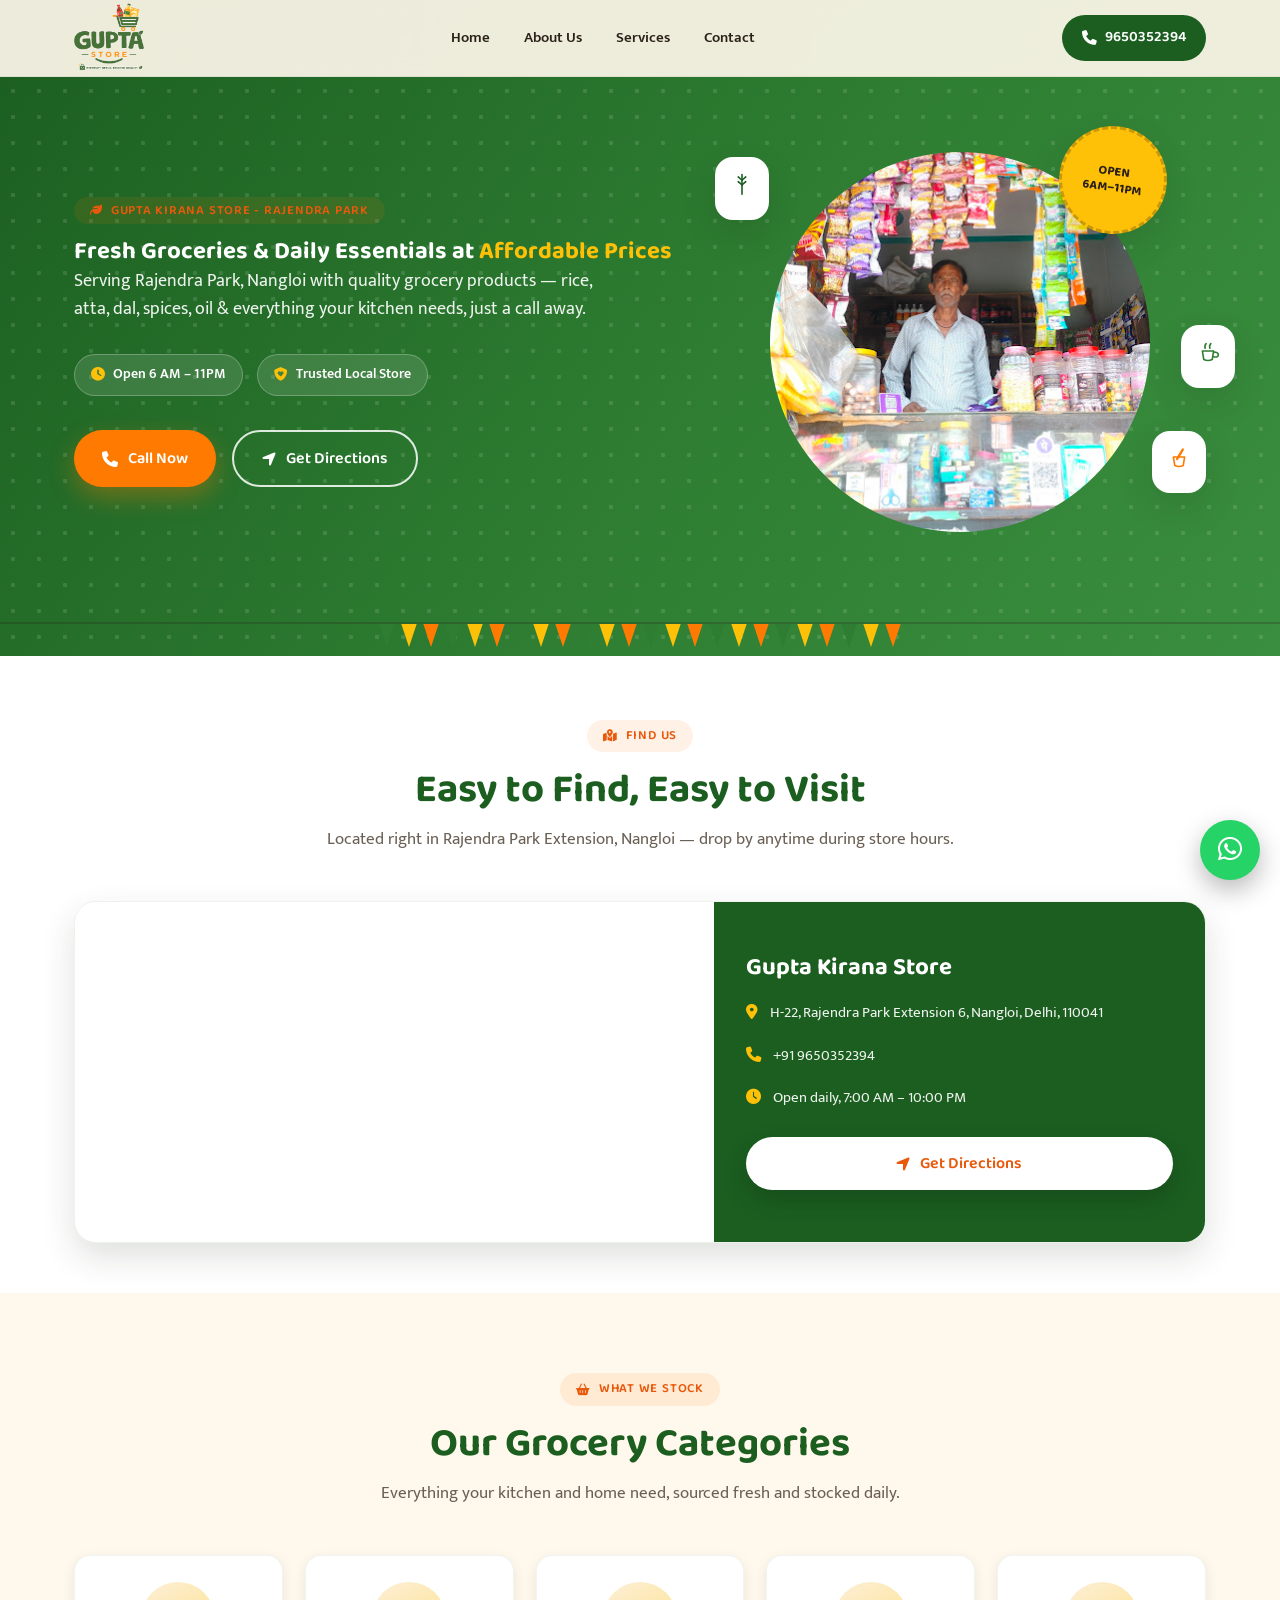
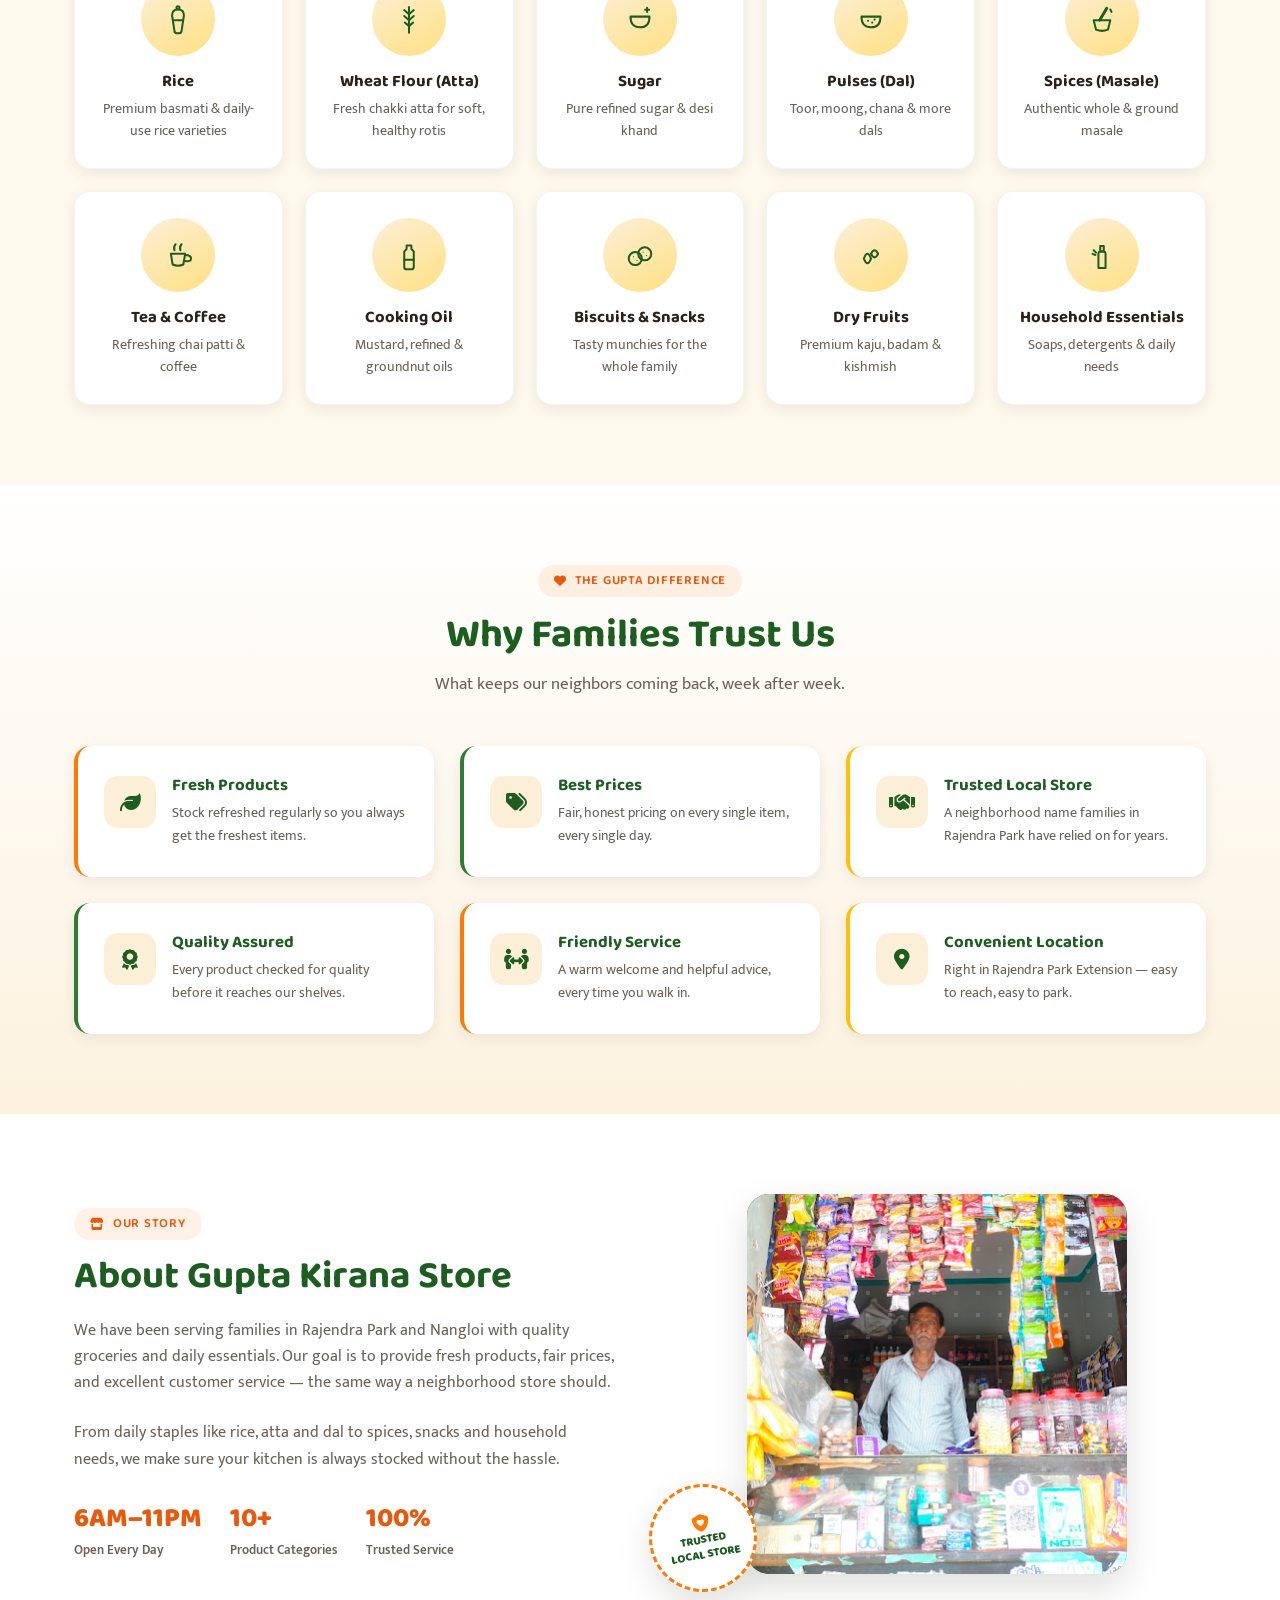
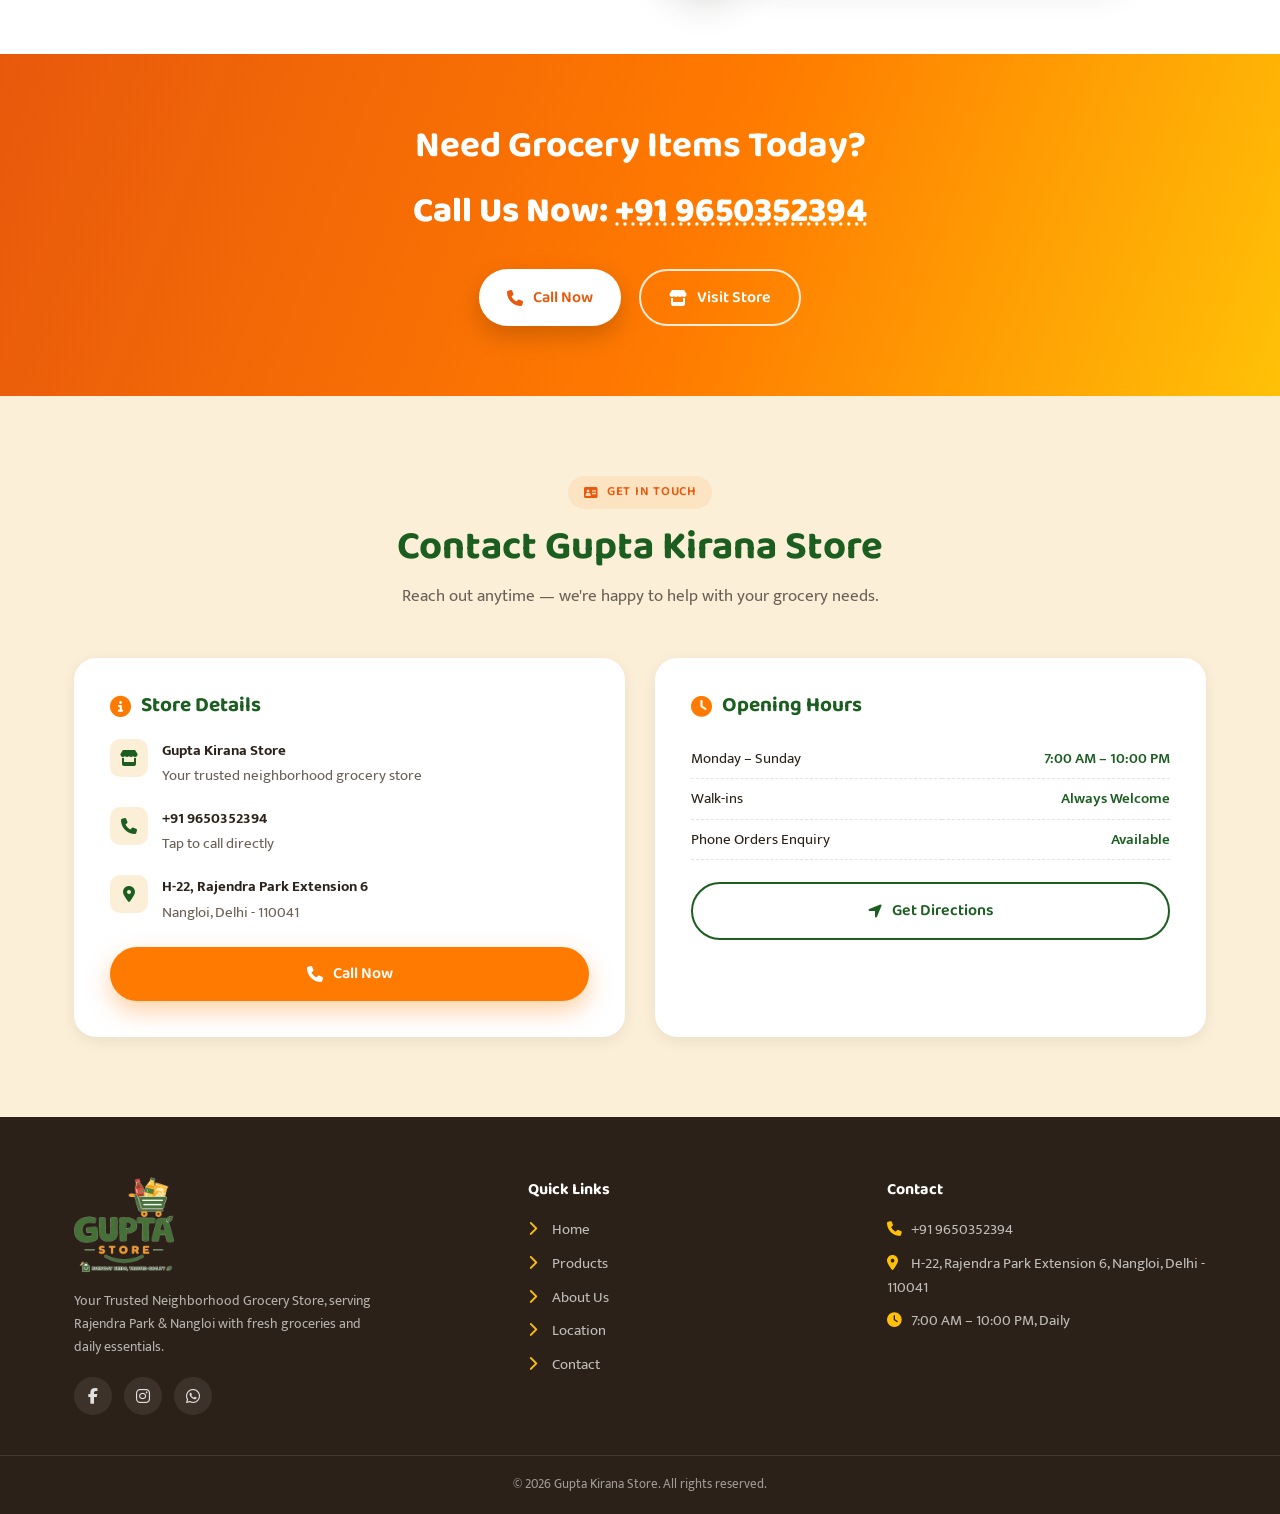
<file: index.html>
<!DOCTYPE html>
<html lang="en">
<head>
<meta charset="UTF-8">
<meta name="viewport" content="width=device-width, initial-scale=1.0">
<title>Gupta Kirana Store | Grocery Shop in Rajendra Park, Nangloi, Delhi</title>
<meta name="description" content="Gupta Kirana Store – your trusted neighborhood grocery store in Rajendra Park Extension, Nangloi, Delhi. Fresh rice, atta, dal, spices, oil, snacks & daily essentials. Call +91 9650352394 or visit us, open 6 AM – 11PM.">
<meta name="keywords" content="kirana store nangloi, grocery shop rajendra park, gupta kirana store, grocery store delhi 110041, daily essentials nangloi">
<meta name="robots" content="index, follow">
<link rel="canonical" href="https://guptastore.co.in/">

<meta property="og:type" content="business.business">
<meta property="og:title" content="Gupta Kirana Store | Your Trusted Neighborhood Grocery Store">
<meta property="og:description" content="Fresh groceries & daily essentials at affordable prices. Serving Rajendra Park, Nangloi, Delhi.">
<meta property="og:locale" content="en_IN">

<link rel="icon" href="img/favicon.png" type="image/svg+xml"> 

<link rel="preconnect" href="https://fonts.googleapis.com">
<link rel="preconnect" href="https://fonts.gstatic.com" crossorigin>
<link href="https://fonts.googleapis.com/css2?family=Baloo+2:wght@500;600;700;800&family=Mukta:wght@400;500;600;700&display=swap" rel="stylesheet">
<link rel="stylesheet" href="https://cdnjs.cloudflare.com/ajax/libs/font-awesome/6.5.1/css/all.min.css">
<!-- Google tag (gtag.js) -->
<script async src="https://www.googletagmanager.com/gtag/js?id=G-0866FQD94V"></script>
<script>
  window.dataLayer = window.dataLayer || [];
  function gtag(){dataLayer.push(arguments);}
  gtag('js', new Date());

  gtag('config', 'G-0866FQD94V');
</script>
<!-- Google Tag Manager -->
<script>(function(w,d,s,l,i){w[l]=w[l]||[];w[l].push({'gtm.start':
new Date().getTime(),event:'gtm.js'});var f=d.getElementsByTagName(s)[0],
j=d.createElement(s),dl=l!='dataLayer'?'&l='+l:'';j.async=true;j.src=
'https://www.googletagmanager.com/gtm.js?id='+i+dl;f.parentNode.insertBefore(j,f);
})(window,document,'script','dataLayer','GTM-5SKJ4K7N');</script>
<!-- End Google Tag Manager -->
<script type="application/ld+json">
{
  "@context": "https://schema.org",
  "@type": "GroceryStore",
  "name": "Gupta Kirana Store",
  "url": "https://guptastore.co.in/",
  "image": "https://guptastore.co.in/assets/images/logo.png",
  "telephone": "+91-9650352394",
  "priceRange": "₹",
  "address": {
    "@type": "PostalAddress",
    "streetAddress": "H-22, Rajendra Park Extension 6",
    "addressLocality": "Nangloi",
    "addressRegion": "Delhi",
    "postalCode": "110041",
    "addressCountry": "IN"
  },
  "geo": {
    "@type": "GeoCoordinates",
    "latitude": 28.6837,
    "longitude": 77.0708
  },
  "openingHoursSpecification": [{
    "@type": "OpeningHoursSpecification",
    "dayOfWeek": [
      "Monday",
      "Tuesday",
      "Wednesday",
      "Thursday",
      "Friday",
      "Saturday",
      "Sunday"
    ],
    "opens": "07:00",
    "closes": "22:00"
  }],
  "areaServed": [
    "Nangloi",
    "Rajendra Park",
    "Rajendra Park Extension",
    "Delhi 110041"
  ]
}
</script>

<style>
/* ============ TOKENS ============ */
:root{
  --green-deep:#1B5E20;
  --green:#2E7D32;
  --green-light:#66BB6A;
  --orange:#FF7A00;
  --orange-dark:#E8590C;
  --yellow:#FFC107;
  --yellow-light:#FFE082;
  --cream:#FFF8EC;
  --cream-dark:#FCEFD8;
  --charcoal:#2B2118;
  --white:#FFFFFF;
  --muted:#6b6055;
  --shadow-sm: 0 4px 14px rgba(27,40,20,0.08);
  --shadow-md: 0 14px 34px rgba(27,40,20,0.14);
  --radius-lg: 22px;
  --radius-md: 16px;
  --ff-display:'Baloo 2', sans-serif;
  --ff-body:'Mukta', sans-serif;
  --header-h: 76px;
}

*{ box-sizing:border-box; margin:0; padding:0; }
html{ scroll-behavior:smooth; scroll-padding-top: calc(var(--header-h) + 10px); }
body{
  font-family: var(--ff-body);
  color: var(--charcoal);
  background: var(--cream);
  line-height: 1.6;
  overflow-x:hidden;
}
img{ max-width:100%; display:block; }
a{ text-decoration:none; color:inherit; }
ul{ list-style:none; }
button{ font-family:inherit; cursor:pointer; border:none; background:none; }
.container{ width:100%; max-width:1180px; margin:0 auto; padding:0 24px; }
h1,h2,h3,h4{ font-family: var(--ff-display); color: var(--green-deep); line-height:1.2; }
section{ position:relative; }

.eyebrow{
  display:inline-flex; align-items:center; gap:8px;
  font-family:var(--ff-display); font-weight:600; font-size:0.8rem;
  letter-spacing:0.06em; text-transform:uppercase;
  color: var(--orange-dark);
  background: rgba(255,122,0,0.1);
  padding:6px 16px; border-radius:30px; margin-bottom:14px;
}
.eyebrow i{ font-size:0.75rem; }

.section-head{ text-align:center; max-width:640px; margin:0 auto 48px; }
.section-head h2{ font-size: clamp(1.8rem, 4vw, 2.5rem); margin-bottom:12px; font-weight:700;}
.section-head p{ color: var(--muted); font-size:1.05rem; }

/* reveal animation */
.reveal{ opacity:0; transform: translateY(28px); transition: opacity .7s ease, transform .7s ease; }
.reveal.visible{ opacity:1; transform:translateY(0); }
@media (prefers-reduced-motion: reduce){
  .reveal{ opacity:1; transform:none; transition:none; }
  *{ animation:none !important; }
}

/* ============ BUTTONS ============ */
.btn{
  display:inline-flex; align-items:center; justify-content:center; gap:10px;
  font-family:var(--ff-display); font-weight:600; font-size:1rem;
  padding:14px 28px; border-radius:50px; white-space:nowrap;
  transition: transform .25s ease, box-shadow .25s ease, background .25s ease;
}
.btn i{ font-size:1rem; }
.btn-primary{ background: var(--orange); color:var(--white); box-shadow: 0 10px 24px rgba(255,122,0,0.35); }
.btn-primary:hover{ background: var(--orange-dark); transform: translateY(-3px); box-shadow: 0 14px 28px rgba(232,89,12,0.4); }
.btn-outline{ background: transparent; color: var(--white); border:2px solid rgba(255,255,255,0.85); }
.btn-outline:hover{ background: rgba(255,255,255,0.15); transform: translateY(-3px); }
.btn-dark-outline{ background: transparent; color: var(--green-deep); border:2px solid var(--green-deep); }
.btn-dark-outline:hover{ background: var(--green-deep); color:var(--white); transform: translateY(-3px); }
.btn-white{ background: var(--white); color: var(--orange-dark); box-shadow: 0 10px 24px rgba(0,0,0,0.18); }
.btn-white:hover{ transform: translateY(-3px); box-shadow: 0 14px 28px rgba(0,0,0,0.22); }
.btn-block{ width:100%; }

@keyframes pulseRing{
  0%{ box-shadow: 0 0 0 0 rgba(255,122,0,0.5); }
  70%{ box-shadow: 0 0 0 12px rgba(255,122,0,0); }
  100%{ box-shadow: 0 0 0 0 rgba(255,122,0,0); }
}
.pulse{ animation: pulseRing 2.2s infinite; }

/* ============ TORAN / BUNTING DIVIDER ============ */
.toran{
  display:flex; align-items:flex-start; justify-content:center;
  width:100%; overflow:hidden; height:34px; border-top:2px solid rgba(43,33,24,0.25);
  gap:6px; padding-top:0;
}
.toran span{
  width:16px; height:24px; flex:0 0 auto; margin-top:-1px;
  clip-path: polygon(0 0, 100% 0, 50% 100%);
}
.toran span:nth-child(3n+1){ background: var(--green); }
.toran span:nth-child(3n+2){ background: var(--yellow); }
.toran span:nth-child(3n){ background: var(--orange); }

/* ============ WHATSAPP FLOAT ============ */
.whatsapp-float{
  position:fixed; right:20px; bottom:20px; z-index:999;
  width:60px; height:60px; border-radius:50%;
  background:#25D366; color:#fff; display:flex; align-items:center; justify-content:center;
  font-size:1.7rem; box-shadow: 0 10px 26px rgba(0,0,0,0.28);
  animation: pulseRing 2.4s infinite;
}
.whatsapp-float:hover{ transform: scale(1.08); }

/* ============ HEADER ============ */
.site-header{
  position:fixed; top:0; left:0; right:0; z-index:900;
  background: rgba(255,248,236,0.92); backdrop-filter: blur(8px);
  border-bottom:1px solid rgba(27,94,32,0.08);
  transition: box-shadow .3s ease, padding .3s ease;
}
.site-header.scrolled{ box-shadow: var(--shadow-sm); }
.header-inner{
  display:flex; align-items:center; justify-content:space-between;
  height: var(--header-h);
}
.logo img {
    width: 70px;
    display: block;
}
/* .logo-mark{
  width:46px; height:46px; border-radius:14px; background: linear-gradient(145deg, var(--green-deep), var(--green-light));
  display:flex; align-items:center; justify-content:center; box-shadow: var(--shadow-sm);
}
.logo-mark svg{ width:26px; height:26px; }
.logo-text{ display:flex; flex-direction:column; line-height:1.1; }
.logo-text .name{ font-family:var(--ff-display); font-weight:700; font-size:1.18rem; color:var(--green-deep); }
.logo-text .tag{ font-size:0.68rem; color: var(--orange-dark); font-weight:600; letter-spacing:0.02em; } */

.nav-links{ display:flex; align-items:center; gap:34px; }
.nav-links a{
  font-weight:600; font-size:0.95rem; color: var(--charcoal); position:relative; padding:6px 0;
}
.nav-links a::after{
  content:''; position:absolute; left:0; bottom:0; width:0; height:2px; background: var(--orange);
  transition: width .25s ease;
}
.nav-links a:hover::after{ width:100%; }

.header-actions{ display:flex; align-items:center; gap:14px; }
.call-now-header{
  display:flex; align-items:center; gap:8px;
  background: var(--green-deep); color:var(--white); font-family:var(--ff-display); font-weight:600;
  padding:11px 20px; border-radius:50px; font-size:0.92rem;
}
.call-now-header:hover{ background: var(--green); }
.hamburger{ display:none; flex-direction:column; gap:5px; width:30px; }
.hamburger span{ height:3px; background:var(--green-deep); border-radius:3px; transition:.3s; }

@media (max-width: 900px){
  .nav-links{
    position:fixed; top: var(--header-h); left:0; right:0; bottom:0;
    background: var(--cream); flex-direction:column; justify-content:flex-start; align-items:flex-start;
    padding: 30px 30px; gap:22px; transform: translateX(100%); transition: transform .35s ease;        height: 100vh;
  }
  .nav-links.open{ transform: translateX(0); }
  .nav-links a{ font-size:1.15rem; }
  .hamburger{ display:flex; }
  .call-now-header span{ display:none; }
  .call-now-header{ padding:11px 14px; }
}

/* ============ HERO ============ */
.hero{
  padding-top: calc(var(--header-h) + 56px); padding-bottom:0;
  background: linear-gradient(125deg, var(--green-deep) 0%, var(--green) 55%, #3a8e3f 100%);
  color:#fff; overflow:hidden; position:relative;
}
.hero::before{
  content:''; position:absolute; inset:0; opacity:0.12; pointer-events:none;
  background-image: radial-gradient(circle, #fff 2px, transparent 2.5px);
  background-size: 26px 26px;
}
.hero-inner{
  display:grid; grid-template-columns: 1.1fr 0.9fr; gap:40px; align-items:center;
  padding-bottom:70px; position:relative; z-index:2;
}
.hero-text h2{
  color:#fff;
}
.hero-text h2 .accent{ color: var(--yellow); }
.hero-text p.lead{ font-size:1.12rem; color: rgba(255,255,255,0.92); max-width:520px; margin-bottom:30px; }
.hero-badges{ display:flex; gap:14px; margin-bottom:34px; flex-wrap:wrap; }
.hero-badge{
  display:flex; align-items:center; gap:8px; background: rgba(255,255,255,0.12);
  border:1px solid rgba(255,255,255,0.25); padding:9px 16px; border-radius:50px; font-size:0.85rem; font-weight:600;
}
.hero-badge i{ color: var(--yellow); }
.hero-btns{ display:flex; gap:16px; flex-wrap:wrap; }

.hero-visual{ position:relative; height:420px; display:flex; align-items:center; justify-content:center; }
.hero-art{
  position:relative; width:380px; height:380px; border-radius:50%;
  background: radial-gradient(circle at 35% 30%, rgba(255,255,255,0.22), rgba(255,255,255,0.04) 70%);
  display:flex; align-items:center; justify-content:center; overflow: hidden;
}
.hero-art svg{ width:230px; height:230px; }
.float-icon{
  position:absolute; background:#fff; border-radius:18px; padding:12px; box-shadow: var(--shadow-md);
  animation: floaty 4.5s ease-in-out infinite;
}
.float-icon svg{ width:30px; height:30px; }
.float-icon.one{ top:6%; left:0%; animation-delay:0s; }
.float-icon.two{ bottom:14%; right:0%; animation-delay:1s; }
.float-icon.three{ top:46%; right:-6%; animation-delay:2s; }
@keyframes floaty{ 0%,100%{ transform: translateY(0); } 50%{ transform: translateY(-14px); } }

.open-sticker{
  position:absolute; top:-6px; right:8%; background: var(--yellow); color:var(--charcoal);
  font-family: var(--ff-display); font-weight:700; font-size:0.78rem; text-align:center;
  width:108px; height:108px; border-radius:50%; display:flex; flex-direction:column; align-items:center; justify-content:center;
  transform: rotate(8deg); box-shadow: var(--shadow-md); border:3px dashed rgba(43,33,24,0.25); line-height:1.3;    z-index: 1;
}

@media (max-width: 900px){
  .hero-inner{ grid-template-columns:1fr; text-align:center; padding-bottom:50px; }
  .hero-text p.lead{ margin:0 auto 26px; }
  .hero-badges, .hero-btns{ justify-content:center; }
  .hero-visual{ height:300px; }
  .hero-art{ width:240px; height:240px; }
  .hero-art svg{ width:170px; height:170px; }
}

/* ============ MAP / LOCATION ============ */
.map-section{ padding:64px 0 50px; background: var(--white); }
.map-card{
  display:grid; grid-template-columns: 1.3fr 1fr; border-radius: var(--radius-lg);
  overflow:hidden; box-shadow: var(--shadow-md); border:1px solid rgba(27,94,32,0.08);
}
.map-card iframe{ width:100%; height:100%; min-height:340px; border:0; }
.map-info{ background: var(--green-deep); color:#fff; padding:38px 32px; display:flex; flex-direction:column; justify-content:center; gap:18px; }
.map-info h3{ color:#fff; font-size:1.5rem; }
.map-info .info-row{ display:flex; gap:12px; align-items:flex-start; font-size:0.96rem; color: rgba(255,255,255,0.92); }
.map-info .info-row i{ color: var(--yellow); margin-top:3px; }
.map-info .btn-white{ margin-top:8px; }
@media (max-width: 850px){
  .map-card{ grid-template-columns:1fr; }
  .map-card iframe{ min-height:280px; }
}

/* ============ PRODUCTS ============ */
.products-section{ padding:80px 0; background: var(--cream); }
.products-grid{
  display:grid; grid-template-columns: repeat(5, 1fr); gap:22px;
}
.product-card{
  background:#fff; border-radius: var(--radius-md); padding:26px 18px; text-align:center;
  box-shadow: var(--shadow-sm); transition: transform .3s ease, box-shadow .3s ease;
  border:1px solid rgba(27,94,32,0.06);
}
.product-card:hover{ transform: translateY(-9px); box-shadow: var(--shadow-md); }
.product-icon{
  width:74px; height:74px; border-radius:50%; margin:0 auto 16px;
  display:flex; align-items:center; justify-content:center;
  background: linear-gradient(150deg, var(--cream-dark), var(--yellow-light));
  transition: transform .35s ease;
}
.product-card:hover .product-icon{ transform: rotate(-8deg) scale(1.06); }
.product-icon svg{ width:38px; height:38px; stroke: var(--green-deep); fill:none; stroke-width:3.4; stroke-linecap:round; stroke-linejoin:round; }
.product-card h4{ font-size:1.04rem; margin-bottom:6px; color: var(--charcoal); font-weight:700; }
.product-card p{ font-size:0.86rem; color: var(--muted); }

@media (max-width:1000px){ .products-grid{ grid-template-columns: repeat(3,1fr); } }
@media (max-width:620px){ .products-grid{ grid-template-columns: repeat(2,1fr); gap:16px; } }

/* ============ WHY CHOOSE US ============ */
.why-section{ padding:80px 0; background: linear-gradient(180deg, #fff, var(--cream-dark) 120%); }
.why-grid{ display:grid; grid-template-columns: repeat(3, 1fr); gap:26px; }
.why-card{
  background:#fff; border-radius: var(--radius-md); padding:30px 26px; box-shadow: var(--shadow-sm);
  display:flex; gap:16px; align-items:flex-start; transition: transform .3s ease, box-shadow .3s ease;
  border-left:4px solid var(--orange);
}
.why-card:nth-child(2n){ border-left-color: var(--green); }
.why-card:nth-child(3n){ border-left-color: var(--yellow); }
.why-card:hover{ transform: translateY(-6px); box-shadow: var(--shadow-md); }
.why-icon{
  flex:0 0 auto; width:52px; height:52px; border-radius:14px; display:flex; align-items:center; justify-content:center;
  background: var(--cream-dark); color: var(--green-deep); font-size:1.3rem;
}
.why-card h4{ font-size:1.05rem; margin-bottom:6px; }
.why-card p{ font-size:0.88rem; color: var(--muted); }
@media (max-width:900px){ .why-grid{ grid-template-columns: repeat(2,1fr); } }
@media (max-width:560px){ .why-grid{ grid-template-columns: 1fr; } }

/* ============ ABOUT ============ */
.about-section{ padding:80px 0; background: var(--white); }
.about-grid{ display:grid; grid-template-columns: 1fr 1fr; gap:54px; align-items:center; }
.about-text .eyebrow{ margin-bottom:14px; }
.about-text h2{ font-size: clamp(1.8rem, 4vw, 2.4rem); margin-bottom:18px; }
.about-text p{ color: var(--muted); margin-bottom:24px; font-size:1.02rem; }
.about-stats{ display:flex; gap:28px; flex-wrap:wrap; }

.stat .num{ font-family:var(--ff-display); font-size:1.7rem; color: var(--orange-dark); font-weight:800; }
.stat .label{ font-size:0.82rem; color: var(--muted); font-weight:600; }

.about-visual{ position:relative; display:flex; justify-content:center; }
.about-panel{
  width:100%; max-width:380px; aspect-ratio: 1/1; border-radius: var(--radius-lg);
  background: linear-gradient(150deg, var(--green-deep), var(--green-light));
  display:flex; align-items:center; justify-content:center; box-shadow: var(--shadow-md); position:relative; overflow:hidden;
}
.about-panel::after{
  content:''; position:absolute; inset:0; opacity:0.15;
  background-image: radial-gradient(circle, #fff 2px, transparent 2.5px); background-size: 22px 22px;
}
.about-panel svg{ width:55%; height:55%; position:relative; z-index:1; }
.stamp{
  position:absolute; bottom:-18px; left:-18px; width:108px; height:108px; border-radius:50%;
  background:#fff; border:3px dashed var(--orange); display:flex; flex-direction:column; align-items:center; justify-content:center;
  text-align:center; box-shadow: var(--shadow-md); transform: rotate(-10deg);
}
.stamp span{ font-family: var(--ff-display); font-weight:800; font-size:0.72rem; color: var(--green-deep); line-height:1.25; }
.stamp i{ color: var(--orange); font-size:1.1rem; margin-bottom:2px; }

@media (max-width:900px){
  .about-grid{ grid-template-columns:1fr; text-align:center; }
  .about-stats{ justify-content:center; }
  .about-visual{ margin-top:30px; }
  .stamp{ left:50%; transform: translateX(-50%) rotate(-10deg); bottom:-20px; }
}

/* ============ CTA ============ */
.cta-section{
  padding:70px 0; text-align:center; color:#fff;
  background: linear-gradient(110deg, var(--orange-dark), var(--orange) 55%, var(--yellow));
  position:relative; overflow:hidden;
}
.cta-section h2{ color:#fff; font-size: clamp(1.7rem, 4vw, 2.3rem); margin-bottom:10px; }
.cta-section p.phone-line{ font-size: clamp(1.6rem, 4vw, 2.2rem); font-family:var(--ff-display); font-weight:800; margin:14px 0 30px; }
.cta-section p.phone-line a{ text-decoration: underline; text-decoration-style: dotted; }
.cta-btns{ display:flex; justify-content:center; gap:18px; flex-wrap:wrap; }

/* ============ CONTACT ============ */
.contact-section{ padding:80px 0; background: var(--cream-dark); }
.contact-grid{ display:grid; grid-template-columns: 1fr 1fr; gap:30px; }
.contact-card{
  background:#fff; border-radius: var(--radius-lg); padding:36px; box-shadow: var(--shadow-sm);
}
.contact-card h3{ font-size:1.3rem; margin-bottom:20px; display:flex; align-items:center; gap:10px; }
.contact-card h3 i{ color: var(--orange); }
.contact-list{ display:flex; flex-direction:column; gap:18px; }
.contact-list .row{ display:flex; gap:14px; align-items:flex-start; }
.contact-list .row i{ width:38px; height:38px; flex:0 0 auto; border-radius:10px; background: var(--cream-dark); color: var(--green-deep); display:flex; align-items:center; justify-content:center; }
.contact-list .row div b{ display:block; font-size:0.96rem; }
.contact-list .row div span{ color: var(--muted); font-size:0.92rem; }
.hours-table{ width:100%; border-collapse: collapse; margin-top:6px; }
.hours-table td{ padding:8px 0; font-size:0.92rem; border-bottom:1px dashed rgba(43,33,24,0.12); }
.hours-table td:last-child{ text-align:right; font-weight:600; color: var(--green-deep); }
.contact-card .btn{ margin-top:22px; }

@media (max-width: 850px){ .contact-grid{ grid-template-columns:1fr; } }

/* ============ FOOTER ============ */
.site-footer{ background: var(--charcoal); color: rgba(255,255,255,0.85); padding:60px 0 0; }
.footer-grid{ display:grid; grid-template-columns: 1.3fr 1fr 1fr; gap:40px; padding-bottom:40px; }
.footer-logo{ display:flex; align-items:center; gap:10px; margin-bottom:14px; }
.footer-logo .name{ font-family: var(--ff-display); font-weight:700; color:#fff; font-size:1.15rem; }
.site-footer p{ font-size:0.9rem; color: rgba(255,255,255,0.65); max-width:300px; }
.footer-col h5{ color:#fff; font-family:var(--ff-display); font-size:1rem; margin-bottom:16px; }
.footer-col ul li{ margin-bottom:10px; font-size:0.92rem; color: rgba(255,255,255,0.7); }
.footer-col ul li a:hover{ color: var(--yellow); }
.footer-col ul li i{ color: var(--yellow); margin-right:8px; width:16px; }
.social-icons{ display:flex; gap:12px; margin-top:18px; }
.social-icons a{
  width:38px; height:38px; border-radius:50%; background: rgba(255,255,255,0.08);
  display:flex; align-items:center; justify-content:center; transition: background .25s ease, transform .25s ease;
}
.social-icons a:hover{ background: var(--orange); transform: translateY(-3px); }
.footer-bottom{
  border-top:1px solid rgba(255,255,255,0.1); padding:18px 0; text-align:center; font-size:0.84rem; color: rgba(255,255,255,0.55);
}
@media (max-width:800px){ .footer-grid{ grid-template-columns:1fr; gap:30px; } }



</style>
</head>
<body>
<!-- Google Tag Manager (noscript) -->
<noscript><iframe src="https://www.googletagmanager.com/ns.html?id=GTM-5SKJ4K7N"
height="0" width="0" style="display:none;visibility:hidden"></iframe></noscript>
<!-- End Google Tag Manager (noscript) -->
<!-- WhatsApp Floating Button -->
<a class="whatsapp-float" href="https://wa.me/919650352394?text=Hi%2C%20I%20want%20to%20enquire%20about%20grocery%20items%20at%20Gupta%20Kirana%20Store" target="_blank" aria-label="Chat on WhatsApp">
  <i class="fa-brands fa-whatsapp"></i>
</a>

<!-- ===================== HEADER ===================== -->
<header class="site-header" id="siteHeader">
  <div class="container header-inner">
    <a href="#home" class="logo">
      <img src="img/logo-main-web.png">
      <!-- <span class="logo-mark">
        <svg viewBox="0 0 64 64" fill="none" xmlns="http://www.w3.org/2000/svg">
          <path d="M20 26 Q20 16 32 16 Q44 16 44 26 L40 52 Q40 56 32 56 Q24 56 24 52 Z" fill="#FFC107"/>
          <circle cx="32" cy="13" r="3.4" fill="#FFC107"/>
        </svg>
      </span>
      <span class="logo-text">
        <span class="name">Gupta Kirana Store</span>
        <span class="tag">Your Trusted Neighborhood Grocery Store</span>
      </span> -->
    </a>

    <nav class="nav-links" id="navLinks">
      <a href="/">Home</a>
      <a href="about.html">About Us</a>
      <a href="services.html">Services</a>
      <a href="contact.html">Contact</a>
    </nav>

    <div class="header-actions">
      <a href="tel:+919650352394" class="call-now-header pulse">
        <i class="fa-solid fa-phone"></i><span>9650352394</span>
      </a>
      <button class="hamburger" id="hamburger" aria-label="Toggle menu">
        <span></span><span></span><span></span>
      </button>
    </div>
  </div>
</header>

<!-- ===================== HERO ===================== -->
<section class="hero" id="home">
  <div class="container hero-inner">
    <div class="hero-text reveal">
      <h1 class="eyebrow"><i class="fa-solid fa-leaf"></i> Gupta Kirana Store - Rajendra Park</h1>
      <h2>Fresh Groceries &amp; Daily Essentials at <span class="accent">Affordable Prices</span></h2>
      <p class="lead">Serving Rajendra Park, Nangloi with quality grocery products — rice, atta, dal, spices, oil &amp; everything your kitchen needs, just a call away.</p>
      <div class="hero-badges">
        <span class="hero-badge"><i class="fa-solid fa-clock"></i> Open 6 AM – 11PM</span>
        <span class="hero-badge"><i class="fa-solid fa-shield-heart"></i> Trusted Local Store</span>
      </div>
      <div class="hero-btns">
        <a href="tel:+919650352394" class="btn btn-primary"><i class="fa-solid fa-phone"></i> Call Now</a>
        <a href="https://maps.app.goo.gl/KYWXwPutpr5HuQtJ9" target="_blank" class="btn btn-outline"><i class="fa-solid fa-location-arrow"></i> Get Directions</a>
      </div>
    </div>

    <div class="hero-visual reveal">
      <div class="open-sticker">OPEN<br>6AM–11PM</div>
      <div class="hero-art">
        <!-- <svg viewBox="0 0 64 64" fill="none" stroke="#fff" stroke-width="2.6" stroke-linecap="round" stroke-linejoin="round">
          <path d="M16 24 C16 14 48 14 48 24 L44 56 C44 60 20 60 20 56 Z"/>
          <circle cx="32" cy="12" r="3"/>
          <line x1="20" y1="34" x2="44" y2="34"/>
          <line x1="21" y1="44" x2="43" y2="44"/>
        </svg> -->
        <img src="img/owner.jpg">
      </div>
      <div class="float-icon one">
        <svg viewBox="0 0 64 64" fill="none" stroke="#1B5E20" stroke-width="3.4" stroke-linecap="round" stroke-linejoin="round">
          <line x1="32" y1="54" x2="32" y2="12"/>
          <path d="M32 24 L24 17"/><path d="M32 24 L40 17"/>
          <path d="M32 34 L24 27"/><path d="M32 34 L40 27"/>
        </svg>
      </div>
      <div class="float-icon two">
        <svg viewBox="0 0 64 64" fill="none" stroke="#FF7A00" stroke-width="3.4" stroke-linecap="round" stroke-linejoin="round">
          <path d="M20 30 L44 30 L41 48 Q32 52 23 48 Z"/>
          <path d="M40 14 L28 34" stroke-width="5"/>
        </svg>
      </div>
      <div class="float-icon three">
        <svg viewBox="0 0 64 64" fill="none" stroke="#2E7D32" stroke-width="3.4" stroke-linecap="round" stroke-linejoin="round">
          <path d="M20 30 L44 30 L41 48 Q32 52 23 48 Z"/>
          <path d="M44 32 Q54 32 54 38 Q54 44 44 42"/>
          <path d="M26 24 Q24 18 28 14"/><path d="M36 24 Q34 18 38 14"/>
        </svg>
      </div>
    </div>
  </div>
  <div class="toran" aria-hidden="true">
    <span></span><span></span><span></span><span></span><span></span><span></span><span></span><span></span>
    <span></span><span></span><span></span><span></span><span></span><span></span><span></span><span></span>
    <span></span><span></span><span></span><span></span><span></span><span></span><span></span><span></span>
  </div>
</section>

<!-- ===================== MAP / LOCATION ===================== -->
<section class="map-section" id="location">
  <div class="container">
    <div class="section-head reveal">
      <span class="eyebrow"><i class="fa-solid fa-map-location-dot"></i> Find Us</span>
      <h2>Easy to Find, Easy to Visit</h2>
      <p>Located right in Rajendra Park Extension, Nangloi — drop by anytime during store hours.</p>
    </div>

    <div class="map-card reveal">
      <iframe
        src="https://www.google.com/maps/embed?pb=!1m18!1m12!1m3!1d3500.4105583230444!2d77.0542634!3d28.6773629!2m3!1f0!2f0!3f0!3m2!1i1024!2i768!4f13.1!3m3!1m2!1s0x390d05057737180d%3A0x1eb2e80467bd87bf!2sGupta%20Kirana%20Store%20-%20Rajendra%20Park!5e0!3m2!1sen!2sin!4v1781899043496!5m2!1sen!2sin"
        loading="lazy" referrerpolicy="no-referrer-when-downgrade" title="Gupta Kirana Store Location Map">
      </iframe>
      <div class="map-info">
        <h3>Gupta Kirana Store</h3>
        <div class="info-row"><i class="fa-solid fa-location-dot"></i><span>H-22, Rajendra Park Extension 6, Nangloi, Delhi, 110041</span></div>
        <div class="info-row"><i class="fa-solid fa-phone"></i><span>+91 9650352394</span></div>
        <div class="info-row"><i class="fa-solid fa-clock"></i><span>Open daily, 7:00 AM – 10:00 PM</span></div>
        <a href="https://maps.app.goo.gl/KYWXwPutpr5HuQtJ9" target="_blank" class="btn btn-white"><i class="fa-solid fa-location-arrow"></i> Get Directions</a>
      </div>
    </div>
  </div>
</section>

<!-- ===================== PRODUCT CATEGORIES ===================== -->
<section class="products-section" id="products">
  <div class="container">
    <div class="section-head reveal">
      <span class="eyebrow"><i class="fa-solid fa-basket-shopping"></i> What We Stock</span>
      <h2>Our Grocery Categories</h2>
      <p>Everything your kitchen and home need, sourced fresh and stocked daily.</p>
    </div>

    <div class="products-grid">

      <div class="product-card reveal">
        <div class="product-icon"><svg viewBox="0 0 64 64"><path d="M22 26 Q22 16 32 16 Q42 16 42 26 L38 52 Q38 56 32 56 Q26 56 26 52 Z"/><circle cx="32" cy="13" r="2.6"/><line x1="24" y1="34" x2="40" y2="34"/></svg></div>
        <h4>Rice</h4><p>Premium basmati &amp; daily-use rice varieties</p>
      </div>

      <div class="product-card reveal">
        <div class="product-icon"><svg viewBox="0 0 64 64"><line x1="32" y1="55" x2="32" y2="12"/><path d="M32 24 L24 17"/><path d="M32 24 L40 17"/><path d="M32 34 L24 27"/><path d="M32 34 L40 27"/><path d="M32 44 L25 38"/><path d="M32 44 L39 38"/></svg></div>
        <h4>Wheat Flour (Atta)</h4><p>Fresh chakki atta for soft, healthy rotis</p>
      </div>

      <div class="product-card reveal">
        <div class="product-icon"><svg viewBox="0 0 64 64"><path d="M16 28 L48 28 Q48 46 32 46 Q16 46 16 28 Z"/><line x1="44" y1="13" x2="44" y2="20"/><line x1="40.5" y1="16.5" x2="47.5" y2="16.5"/></svg></div>
        <h4>Sugar</h4><p>Pure refined sugar &amp; desi khand</p>
      </div>

      <div class="product-card reveal">
        <div class="product-icon"><svg viewBox="0 0 64 64"><path d="M16 28 L48 28 Q48 46 32 46 Q16 46 16 28 Z"/><circle cx="27" cy="35" r="1.8" fill="#1B5E20" stroke="none"/><circle cx="34" cy="38" r="1.8" fill="#1B5E20" stroke="none"/><circle cx="38" cy="33" r="1.8" fill="#1B5E20" stroke="none"/></svg></div>
        <h4>Pulses (Dal)</h4><p>Toor, moong, chana &amp; more dals</p>
      </div>

      <div class="product-card reveal">
        <div class="product-icon"><svg viewBox="0 0 64 64"><path d="M18 34 L46 34 L42 50 Q32 54 22 50 Z"/><path d="M40 14 L28 34" stroke-width="5"/><line x1="46" y1="16" x2="48" y2="20"/></svg></div>
        <h4>Spices (Masale)</h4><p>Authentic whole &amp; ground masale</p>
      </div>

      <div class="product-card reveal">
        <div class="product-icon"><svg viewBox="0 0 64 64"><path d="M20 30 L44 30 L41 48 Q32 52 23 48 Z"/><path d="M44 32 Q54 32 54 38 Q54 44 44 42"/><path d="M26 24 Q24 18 28 14"/><path d="M36 24 Q34 18 38 14"/></svg></div>
        <h4>Tea &amp; Coffee</h4><p>Refreshing chai patti &amp; coffee</p>
      </div>

      <div class="product-card reveal">
        <div class="product-icon"><svg viewBox="0 0 64 64"><path d="M24 52 Q24 56 28 56 L36 56 Q40 56 40 52 L40 26 L36 22 L36 16 L28 16 L28 22 L24 26 Z"/><line x1="24" y1="40" x2="40" y2="40"/></svg></div>
        <h4>Cooking Oil</h4><p>Mustard, refined &amp; groundnut oils</p>
      </div>

      <div class="product-card reveal">
        <div class="product-icon"><svg viewBox="0 0 64 64"><circle cx="24" cy="38" r="11"/><circle cx="40" cy="30" r="11"/><circle cx="21" cy="35" r="1" fill="#1B5E20" stroke="none"/><circle cx="27" cy="41" r="1" fill="#1B5E20" stroke="none"/><circle cx="37" cy="27" r="1" fill="#1B5E20" stroke="none"/><circle cx="43" cy="33" r="1" fill="#1B5E20" stroke="none"/></svg></div>
        <h4>Biscuits &amp; Snacks</h4><p>Tasty munchies for the whole family</p>
      </div>

      <div class="product-card reveal">
        <div class="product-icon"><svg viewBox="0 0 64 64"><path d="M20 38 Q26 22 32 38 Q26 54 20 38 Z"/><path d="M32 30 Q38 18 44 30 Q38 42 32 30 Z"/></svg></div>
        <h4>Dry Fruits</h4><p>Premium kaju, badam &amp; kishmish</p>
      </div>

      <div class="product-card reveal">
        <div class="product-icon"><svg viewBox="0 0 64 64"><path d="M26 54 L26 30 Q26 26 30 26 L34 26 Q38 26 38 30 L38 54 Z"/><rect x="29" y="17" width="6" height="9"/><path d="M18 24 L22 28"/><path d="M16 30 L21 32"/></svg></div>
        <h4>Household Essentials</h4><p>Soaps, detergents &amp; daily needs</p>
      </div>

    </div>
  </div>
</section>

<!-- ===================== WHY CHOOSE US ===================== -->
<section class="why-section" id="why">
  <div class="container">
    <div class="section-head reveal">
      <span class="eyebrow"><i class="fa-solid fa-heart"></i> The Gupta Difference</span>
      <h2>Why Families Trust Us</h2>
      <p>What keeps our neighbors coming back, week after week.</p>
    </div>

    <div class="why-grid">
      <div class="why-card reveal">
        <span class="why-icon"><i class="fa-solid fa-leaf"></i></span>
        <div><h4>Fresh Products</h4><p>Stock refreshed regularly so you always get the freshest items.</p></div>
      </div>
      <div class="why-card reveal">
        <span class="why-icon"><i class="fa-solid fa-tags"></i></span>
        <div><h4>Best Prices</h4><p>Fair, honest pricing on every single item, every single day.</p></div>
      </div>
      <div class="why-card reveal">
        <span class="why-icon"><i class="fa-solid fa-handshake"></i></span>
        <div><h4>Trusted Local Store</h4><p>A neighborhood name families in Rajendra Park have relied on for years.</p></div>
      </div>
      <div class="why-card reveal">
        <span class="why-icon"><i class="fa-solid fa-award"></i></span>
        <div><h4>Quality Assured</h4><p>Every product checked for quality before it reaches our shelves.</p></div>
      </div>
      <div class="why-card reveal">
        <span class="why-icon"><i class="fa-solid fa-people-arrows"></i></span>
        <div><h4>Friendly Service</h4><p>A warm welcome and helpful advice, every time you walk in.</p></div>
      </div>
      <div class="why-card reveal">
        <span class="why-icon"><i class="fa-solid fa-location-dot"></i></span>
        <div><h4>Convenient Location</h4><p>Right in Rajendra Park Extension — easy to reach, easy to park.</p></div>
      </div>
    </div>
  </div>
</section>

<!-- ===================== ABOUT ===================== -->
<section class="about-section" id="about">
  <div class="container about-grid">
    <div class="about-text reveal">
      <span class="eyebrow"><i class="fa-solid fa-store"></i> Our Story</span>
      <h2>About Gupta Kirana Store</h2>
      <p>We have been serving families in Rajendra Park and Nangloi with quality groceries and daily essentials. Our goal is to provide fresh products, fair prices, and excellent customer service — the same way a neighborhood store should.</p>
      <p>From daily staples like rice, atta and dal to spices, snacks and household needs, we make sure your kitchen is always stocked without the hassle.</p>
      <div class="about-stats">
        <div class="stat"><div class="num">6AM–11PM</div><div class="label">Open Every Day</div></div>
        <div class="stat"><div class="num">10+</div><div class="label">Product Categories</div></div>
        <div class="stat"><div class="num">100%</div><div class="label">Trusted Service</div></div>
      </div>
    </div>
    <div class="about-visual reveal">
      <div class="about-panel">
        <img src="img/owner.jpg">
      </div>
      <div class="stamp"><i class="fa-solid fa-shield-heart"></i><span>TRUSTED<br>LOCAL STORE</span></div>
    </div>
  </div>
</section>

<!-- ===================== CTA ===================== -->
<section class="cta-section">
  <div class="container reveal">
    <h2>Need Grocery Items Today?</h2>
    <p class="phone-line">Call Us Now: <a href="tel:+919650352394">+91 9650352394</a></p>
    <div class="cta-btns">
      <a href="tel:+919650352394" class="btn btn-white"><i class="fa-solid fa-phone"></i> Call Now</a>
      <a href="https://maps.app.goo.gl/KYWXwPutpr5HuQtJ9" target="_blank" class="btn btn-outline"><i class="fa-solid fa-store"></i> Visit Store</a>
    </div>
  </div>
</section>

<!-- ===================== CONTACT ===================== -->
<section class="contact-section" id="contact">
  <div class="container">
    <div class="section-head reveal">
      <span class="eyebrow"><i class="fa-solid fa-address-card"></i> Get In Touch</span>
      <h2>Contact Gupta Kirana Store</h2>
      <p>Reach out anytime — we're happy to help with your grocery needs.</p>
    </div>

    <div class="contact-grid">
      <div class="contact-card reveal">
        <h3><i class="fa-solid fa-circle-info"></i> Store Details</h3>
        <div class="contact-list">
          <div class="row"><i class="fa-solid fa-store"></i><div><b>Gupta Kirana Store</b><span>Your trusted neighborhood grocery store</span></div></div>
          <div class="row"><i class="fa-solid fa-phone"></i><div><b><a href="tel:+919650352394">+91 9650352394</a></b><span>Tap to call directly</span></div></div>
          <div class="row"><i class="fa-solid fa-location-dot"></i><div><b>H-22, Rajendra Park Extension 6</b><span>Nangloi, Delhi - 110041</span></div></div>
        </div>
        <a href="tel:+919650352394" class="btn btn-primary btn-block"><i class="fa-solid fa-phone"></i> Call Now</a>
      </div>

      <div class="contact-card reveal">
        <h3><i class="fa-solid fa-clock"></i> Opening Hours</h3>
        <table class="hours-table">
          <tr><td>Monday – Sunday</td><td>7:00 AM – 10:00 PM</td></tr>
          <tr><td>Walk-ins</td><td>Always Welcome</td></tr>
          <tr><td>Phone Orders Enquiry</td><td>Available</td></tr>
        </table>
        <a href="https://maps.app.goo.gl/KYWXwPutpr5HuQtJ9" target="_blank" class="btn btn-dark-outline btn-block"><i class="fa-solid fa-location-arrow"></i> Get Directions</a>
      </div>
    </div>
  </div>
</section>

<!-- ===================== FOOTER ===================== -->
<footer class="site-footer">
  <div class="container footer-grid">
    <div>
      <div class="footer-logo">
        <img src="img/logo-main-web.png" style="width:100px;">
      
      </div>
      <p>Your Trusted Neighborhood Grocery Store, serving Rajendra Park &amp; Nangloi with fresh groceries and daily essentials.</p>
      <div class="social-icons">
        <a href="#" aria-label="Facebook"><i class="fa-brands fa-facebook-f"></i></a>
        <a href="#" aria-label="Instagram"><i class="fa-brands fa-instagram"></i></a>
        <a href="https://wa.me/919650352394" aria-label="WhatsApp" target="_blank"><i class="fa-brands fa-whatsapp"></i></a>
      </div>
    </div>

    <div class="footer-col">
      <h5>Quick Links</h5>
      <ul>
        <li><a href="#home"><i class="fa-solid fa-chevron-right"></i>Home</a></li>
        <li><a href="#products"><i class="fa-solid fa-chevron-right"></i>Products</a></li>
        <li><a href="#about"><i class="fa-solid fa-chevron-right"></i>About Us</a></li>
        <li><a href="#location"><i class="fa-solid fa-chevron-right"></i>Location</a></li>
        <li><a href="#contact"><i class="fa-solid fa-chevron-right"></i>Contact</a></li>
      </ul>
    </div>

    <div class="footer-col">
      <h5>Contact</h5>
      <ul>
        <li><i class="fa-solid fa-phone"></i><a href="tel:+919650352394">+91 9650352394</a></li>
        <li><i class="fa-solid fa-location-dot"></i>H-22, Rajendra Park Extension 6, Nangloi, Delhi - 110041</li>
        <li><i class="fa-solid fa-clock"></i>7:00 AM – 10:00 PM, Daily</li>
      </ul>
    </div>
  </div>
  <div class="footer-bottom">
    &copy; <span id="year"></span> Gupta Kirana Store. All rights reserved.
  </div>
</footer>
<!-- Offer Popup Modal -->

<script>
document.addEventListener("DOMContentLoaded", function () {
    setTimeout(function () {
        var offerModal = new bootstrap.Modal(document.getElementById('offerPopup'));
        offerModal.show();
    }, 3000); // Show after 3 seconds
});
</script>
<script>
  document.getElementById('year').textContent = new Date().getFullYear();

  // Sticky header shadow on scroll
  const header = document.getElementById('siteHeader');
  window.addEventListener('scroll', () => {
    header.classList.toggle('scrolled', window.scrollY > 10);
  });

  // Mobile nav toggle
  const hamburger = document.getElementById('hamburger');
  const navLinks = document.getElementById('navLinks');
  hamburger.addEventListener('click', () => {
    navLinks.classList.toggle('open');
    hamburger.classList.toggle('active');
  });
  navLinks.querySelectorAll('a').forEach(link => {
    link.addEventListener('click', () => navLinks.classList.remove('open'));
  });

  // Reveal on scroll
  const revealEls = document.querySelectorAll('.reveal');
  const observer = new IntersectionObserver((entries) => {
    entries.forEach(entry => {
      if (entry.isIntersecting) {
        entry.target.classList.add('visible');
        observer.unobserve(entry.target);
      }
    });
  }, { threshold: 0.12 });
  revealEls.forEach(el => observer.observe(el));
</script>

</body>
</html>
</file>
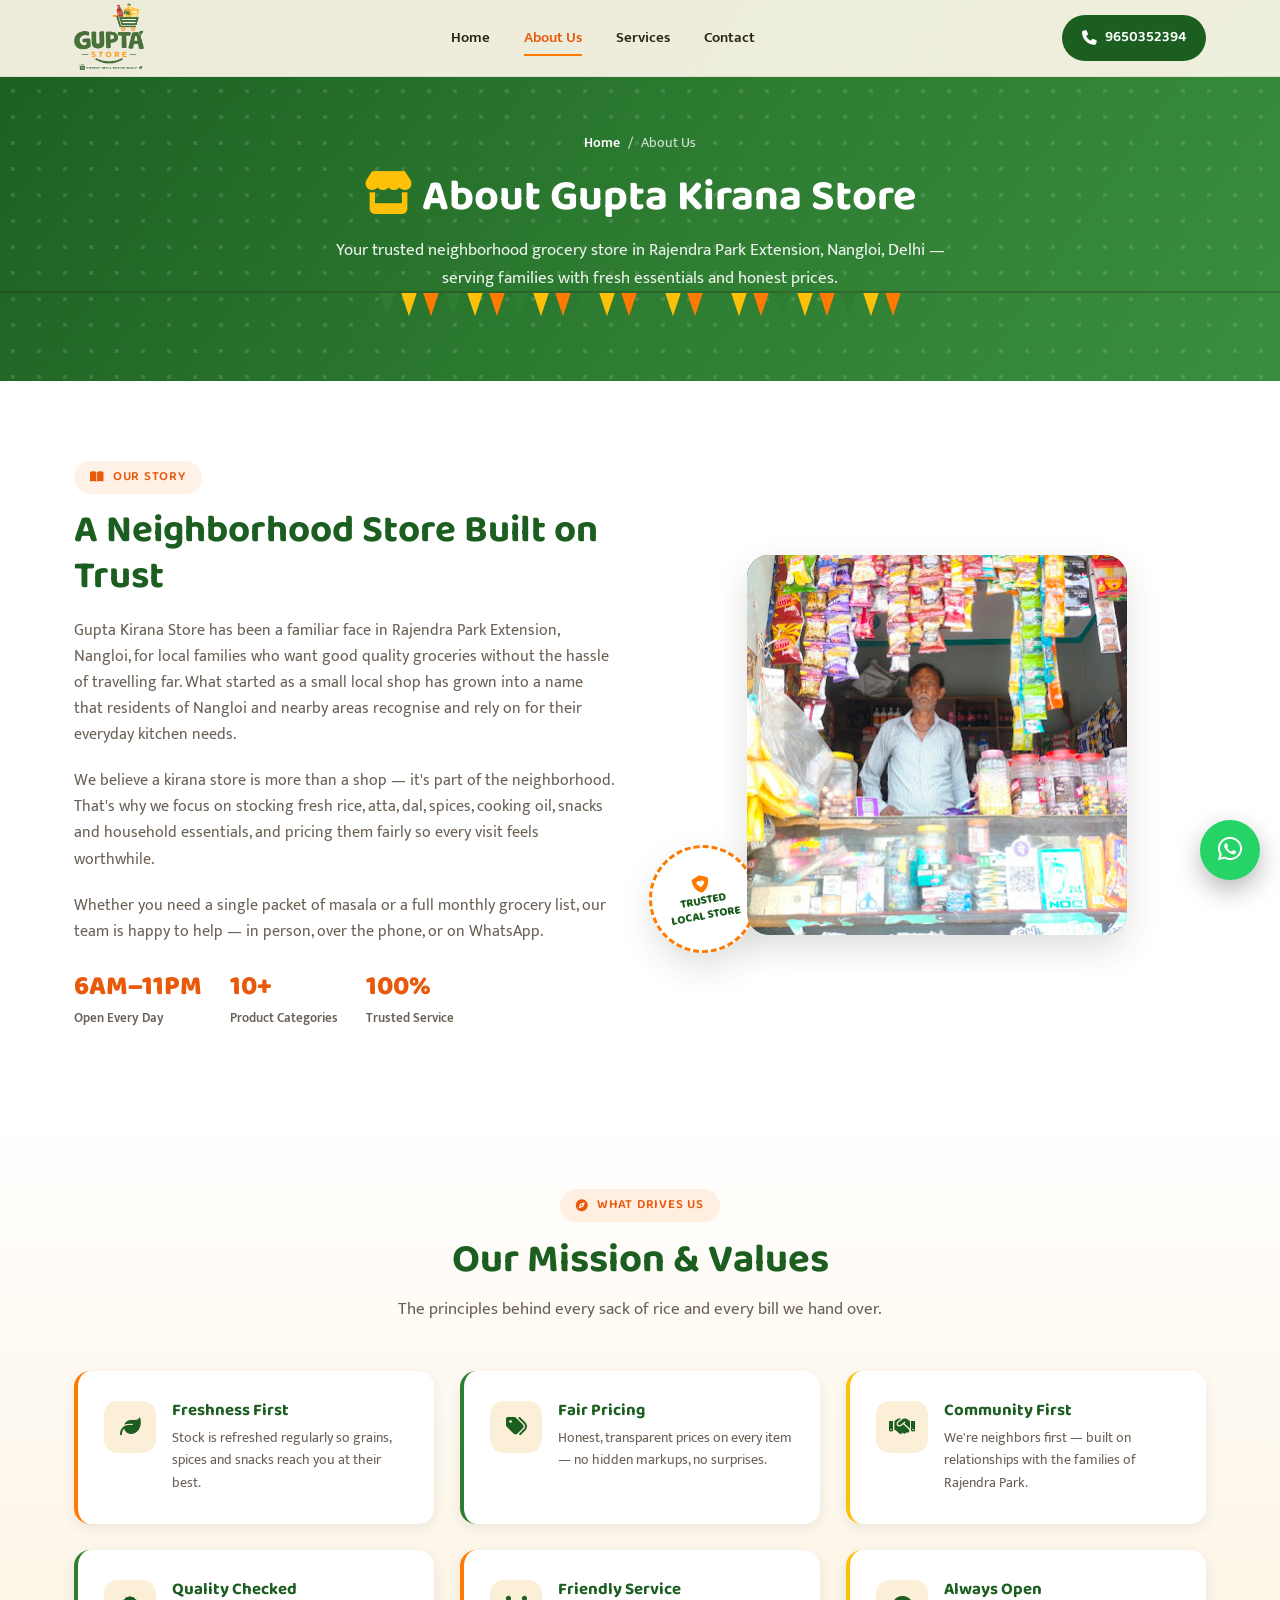
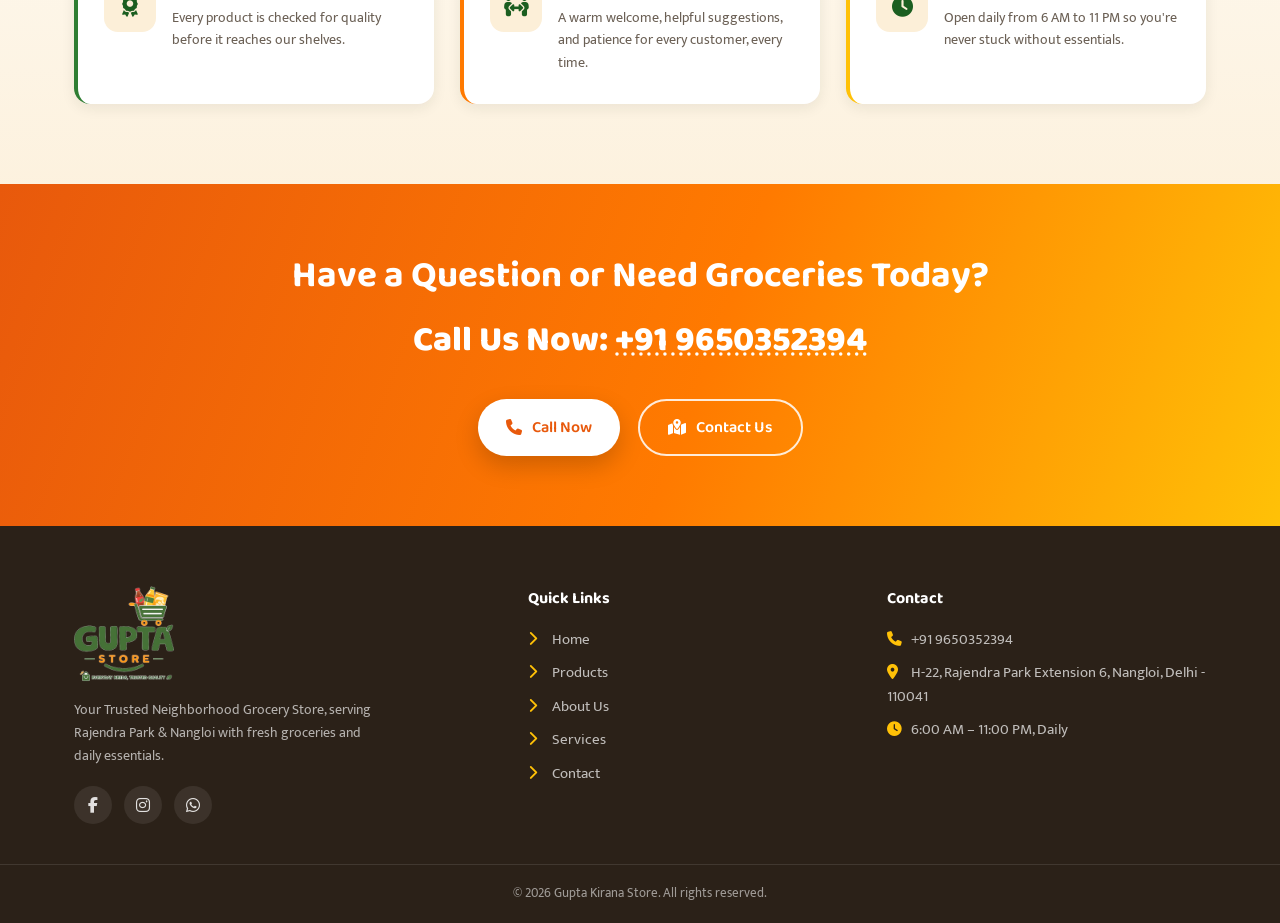
<file: about.html>
<!DOCTYPE html>
<html lang="en">
<head>
<meta charset="UTF-8">
<meta name="viewport" content="width=device-width, initial-scale=1.0">
<title>About Us | Gupta Kirana Store – Grocery Shop in Rajendra Park, Nangloi</title>
<meta name="description" content="Learn about Gupta Kirana Store — a trusted neighborhood grocery shop in Rajendra Park Extension, Nangloi, Delhi, serving families with fresh groceries and daily essentials since years. Call +91 9650352394.">
<meta name="keywords" content="about gupta kirana store, kirana store nangloi, grocery shop rajendra park, local grocery store delhi 110041, neighborhood store nangloi">
<meta name="robots" content="index, follow">
<link rel="canonical" href="https://guptastore.co.in/about.html">

<meta property="og:type" content="business.business">
<meta property="og:title" content="About Gupta Kirana Store | Trusted Neighborhood Grocery Store">
<meta property="og:description" content="Get to know Gupta Kirana Store — serving Rajendra Park and Nangloi, Delhi with fresh groceries, fair prices and friendly service.">
<meta property="og:locale" content="en_IN">
<meta property="og:url" content="https://guptastore.co.in/about.html">

<link rel="icon" href="img/favicon.png" type="image/svg+xml">

<link rel="preconnect" href="https://fonts.googleapis.com">
<link rel="preconnect" href="https://fonts.gstatic.com" crossorigin>
<link href="https://fonts.googleapis.com/css2?family=Baloo+2:wght@500;600;700;800&family=Mukta:wght@400;500;600;700&display=swap" rel="stylesheet">
<link rel="stylesheet" href="https://cdnjs.cloudflare.com/ajax/libs/font-awesome/6.5.1/css/all.min.css">

<!-- Google tag (gtag.js) -->
<script async src="https://www.googletagmanager.com/gtag/js?id=G-0866FQD94V"></script>
<script>
  window.dataLayer = window.dataLayer || [];
  function gtag(){dataLayer.push(arguments);}
  gtag('js', new Date());
  gtag('config', 'G-0866FQD94V');
</script>
<!-- Google Tag Manager -->
<script>(function(w,d,s,l,i){w[l]=w[l]||[];w[l].push({'gtm.start':
new Date().getTime(),event:'gtm.js'});var f=d.getElementsByTagName(s)[0],
j=d.createElement(s),dl=l!='dataLayer'?'&l='+l:'';j.async=true;j.src=
'https://www.googletagmanager.com/gtm.js?id='+i+dl;f.parentNode.insertBefore(j,f);
})(window,document,'script','dataLayer','GTM-5SKJ4K7N');</script>
<!-- End Google Tag Manager -->

<script type="application/ld+json">
{
  "@context": "https://schema.org",
  "@type": "AboutPage",
  "url": "https://guptastore.co.in/about.html",
  "mainEntity": {
    "@type": "GroceryStore",
    "name": "Gupta Kirana Store",
    "telephone": "+91-9650352394",
    "address": {
      "@type": "PostalAddress",
      "streetAddress": "H-22, Rajendra Park Extension 6",
      "addressLocality": "Nangloi",
      "addressRegion": "Delhi",
      "postalCode": "110041",
      "addressCountry": "IN"
    }
  }
}
</script>
<script type="application/ld+json">
{
  "@context": "https://schema.org",
  "@type": "BreadcrumbList",
  "itemListElement": [
    {"@type":"ListItem","position":1,"name":"Home","item":"https://guptastore.co.in/"},
    {"@type":"ListItem","position":2,"name":"About Us","item":"https://guptastore.co.in/about.html"}
  ]
}
</script>

<style>
/* ============ TOKENS ============ */
:root{
  --green-deep:#1B5E20;
  --green:#2E7D32;
  --green-light:#66BB6A;
  --orange:#FF7A00;
  --orange-dark:#E8590C;
  --yellow:#FFC107;
  --yellow-light:#FFE082;
  --cream:#FFF8EC;
  --cream-dark:#FCEFD8;
  --charcoal:#2B2118;
  --white:#FFFFFF;
  --muted:#6b6055;
  --shadow-sm: 0 4px 14px rgba(27,40,20,0.08);
  --shadow-md: 0 14px 34px rgba(27,40,20,0.14);
  --radius-lg: 22px;
  --radius-md: 16px;
  --ff-display:'Baloo 2', sans-serif;
  --ff-body:'Mukta', sans-serif;
  --header-h: 76px;
}

*{ box-sizing:border-box; margin:0; padding:0; }
html{ scroll-behavior:smooth; scroll-padding-top: calc(var(--header-h) + 10px); }
body{
  font-family: var(--ff-body);
  color: var(--charcoal);
  background: var(--cream);
  line-height: 1.6;
  overflow-x:hidden;
}
img{ max-width:100%; display:block; }
a{ text-decoration:none; color:inherit; }
ul{ list-style:none; }
button{ font-family:inherit; cursor:pointer; border:none; background:none; }
.container{ width:100%; max-width:1180px; margin:0 auto; padding:0 24px; }
h1,h2,h3,h4{ font-family: var(--ff-display); color: var(--green-deep); line-height:1.2; }
section{ position:relative; }

.eyebrow{
  display:inline-flex; align-items:center; gap:8px;
  font-family:var(--ff-display); font-weight:600; font-size:0.8rem;
  letter-spacing:0.06em; text-transform:uppercase;
  color: var(--orange-dark);
  background: rgba(255,122,0,0.1);
  padding:6px 16px; border-radius:30px; margin-bottom:14px;
}
.eyebrow i{ font-size:0.75rem; }

.section-head{ text-align:center; max-width:640px; margin:0 auto 48px; }
.section-head h2{ font-size: clamp(1.8rem, 4vw, 2.5rem); margin-bottom:12px; font-weight:700;}
.section-head p{ color: var(--muted); font-size:1.05rem; }

.reveal{ opacity:0; transform: translateY(28px); transition: opacity .7s ease, transform .7s ease; }
.reveal.visible{ opacity:1; transform:translateY(0); }
@media (prefers-reduced-motion: reduce){
  .reveal{ opacity:1; transform:none; transition:none; }
  *{ animation:none !important; }
}

.btn{
  display:inline-flex; align-items:center; justify-content:center; gap:10px;
  font-family:var(--ff-display); font-weight:600; font-size:1rem;
  padding:14px 28px; border-radius:50px; white-space:nowrap;
  transition: transform .25s ease, box-shadow .25s ease, background .25s ease;
}
.btn i{ font-size:1rem; }
.btn-primary{ background: var(--orange); color:var(--white); box-shadow: 0 10px 24px rgba(255,122,0,0.35); }
.btn-primary:hover{ background: var(--orange-dark); transform: translateY(-3px); box-shadow: 0 14px 28px rgba(232,89,12,0.4); }
.btn-outline{ background: transparent; color: var(--white); border:2px solid rgba(255,255,255,0.85); }
.btn-outline:hover{ background: rgba(255,255,255,0.15); transform: translateY(-3px); }
.btn-dark-outline{ background: transparent; color: var(--green-deep); border:2px solid var(--green-deep); }
.btn-dark-outline:hover{ background: var(--green-deep); color:var(--white); transform: translateY(-3px); }
.btn-white{ background: var(--white); color: var(--orange-dark); box-shadow: 0 10px 24px rgba(0,0,0,0.18); }
.btn-white:hover{ transform: translateY(-3px); box-shadow: 0 14px 28px rgba(0,0,0,0.22); }
.btn-block{ width:100%; }

@keyframes pulseRing{
  0%{ box-shadow: 0 0 0 0 rgba(255,122,0,0.5); }
  70%{ box-shadow: 0 0 0 12px rgba(255,122,0,0); }
  100%{ box-shadow: 0 0 0 0 rgba(255,122,0,0); }
}
.pulse{ animation: pulseRing 2.2s infinite; }

.toran{
  display:flex; align-items:flex-start; justify-content:center;
  width:100%; overflow:hidden; height:34px; border-top:2px solid rgba(43,33,24,0.25);
  gap:6px; padding-top:0;
}
.toran span{
  width:16px; height:24px; flex:0 0 auto; margin-top:-1px;
  clip-path: polygon(0 0, 100% 0, 50% 100%);
}
.toran span:nth-child(3n+1){ background: var(--green); }
.toran span:nth-child(3n+2){ background: var(--yellow); }
.toran span:nth-child(3n){ background: var(--orange); }

.whatsapp-float{
  position:fixed; right:20px; bottom:20px; z-index:999;
  width:60px; height:60px; border-radius:50%;
  background:#25D366; color:#fff; display:flex; align-items:center; justify-content:center;
  font-size:1.7rem; box-shadow: 0 10px 26px rgba(0,0,0,0.28);
  animation: pulseRing 2.4s infinite;
}
.whatsapp-float:hover{ transform: scale(1.08); }

.site-header{
  position:fixed; top:0; left:0; right:0; z-index:900;
  background: rgba(255,248,236,0.92); backdrop-filter: blur(8px);
  border-bottom:1px solid rgba(27,94,32,0.08);
  transition: box-shadow .3s ease, padding .3s ease;
}
.site-header.scrolled{ box-shadow: var(--shadow-sm); }
.header-inner{
  display:flex; align-items:center; justify-content:space-between;
  height: var(--header-h);
}
.logo img { width: 70px; display: block; }

.nav-links{ display:flex; align-items:center; gap:34px; }
.nav-links a{
  font-weight:600; font-size:0.95rem; color: var(--charcoal); position:relative; padding:6px 0;
}
.nav-links a::after{
  content:''; position:absolute; left:0; bottom:0; width:0; height:2px; background: var(--orange);
  transition: width .25s ease;
}
.nav-links a:hover::after, .nav-links a.active::after{ width:100%; }
.nav-links a.active{ color: var(--orange-dark); }

.header-actions{ display:flex; align-items:center; gap:14px; }
.call-now-header{
  display:flex; align-items:center; gap:8px;
  background: var(--green-deep); color:var(--white); font-family:var(--ff-display); font-weight:600;
  padding:11px 20px; border-radius:50px; font-size:0.92rem;
}
.call-now-header:hover{ background: var(--green); }
.hamburger{ display:none; flex-direction:column; gap:5px; width:30px; }
.hamburger span{ height:3px; background:var(--green-deep); border-radius:3px; transition:.3s; }

@media (max-width: 900px){
  .nav-links{
    position:fixed; top: var(--header-h); left:0; right:0; bottom:0;
    background: var(--cream); flex-direction:column; justify-content:flex-start; align-items:flex-start;
    padding: 30px 30px; gap:22px; transform: translateX(100%); transition: transform .35s ease; height: 100vh;
  }
  .nav-links.open{ transform: translateX(0); }
  .nav-links a{ font-size:1.15rem; }
  .hamburger{ display:flex; }
  .call-now-header span{ display:none; }
  .call-now-header{ padding:11px 14px; }
}

/* ============ PAGE HERO (inner pages) ============ */
.page-hero{
  padding-top: calc(var(--header-h) + 56px); padding-bottom:56px;
  background: linear-gradient(125deg, var(--green-deep) 0%, var(--green) 55%, #3a8e3f 100%);
  color:#fff; overflow:hidden; position:relative; text-align:center;
}
.page-hero::before{
  content:''; position:absolute; inset:0; opacity:0.12; pointer-events:none;
  background-image: radial-gradient(circle, #fff 2px, transparent 2.5px);
  background-size: 26px 26px;
}
.page-hero .inner{ position:relative; z-index:2; max-width:680px; margin:0 auto; }
.page-hero h1{ color:#fff; font-size: clamp(1.9rem, 4.4vw, 2.7rem); margin-bottom:12px; }
.page-hero p{ color: rgba(255,255,255,0.92); font-size:1.08rem; }
.breadcrumb{ display:flex; justify-content:center; gap:8px; font-size:0.9rem; color: rgba(255,255,255,0.8); margin-bottom:16px; }
.breadcrumb a{ color:#fff; font-weight:600; }
.breadcrumb a:hover{ text-decoration:underline; }

/* ============ ABOUT CONTENT ============ */
.about-section{ padding:80px 0; background: var(--white); }
.about-grid{ display:grid; grid-template-columns: 1fr 1fr; gap:54px; align-items:center; }
.about-text .eyebrow{ margin-bottom:14px; }
.about-text h2{ font-size: clamp(1.8rem, 4vw, 2.4rem); margin-bottom:18px; }
.about-text p{ color: var(--muted); margin-bottom:20px; font-size:1.02rem; }
.about-stats{ display:flex; gap:28px; flex-wrap:wrap; margin-top:10px; }
.stat .num{ font-family:var(--ff-display); font-size:1.7rem; color: var(--orange-dark); font-weight:800; }
.stat .label{ font-size:0.82rem; color: var(--muted); font-weight:600; }

.about-visual{ position:relative; display:flex; justify-content:center; }
.about-panel{
  width:100%; max-width:380px; aspect-ratio: 1/1; border-radius: var(--radius-lg);
  background: linear-gradient(150deg, var(--green-deep), var(--green-light));
  display:flex; align-items:center; justify-content:center; box-shadow: var(--shadow-md); position:relative; overflow:hidden;
}
.about-panel::after{
  content:''; position:absolute; inset:0; opacity:0.15;
  background-image: radial-gradient(circle, #fff 2px, transparent 2.5px); background-size: 22px 22px;
}
.about-panel img{ width:100%; height:100%; object-fit:cover; position:relative; z-index:1; }
.stamp{
  position:absolute; bottom:-18px; left:-18px; width:108px; height:108px; border-radius:50%;
  background:#fff; border:3px dashed var(--orange); display:flex; flex-direction:column; align-items:center; justify-content:center;
  text-align:center; box-shadow: var(--shadow-md); transform: rotate(-10deg);
}
.stamp span{ font-family: var(--ff-display); font-weight:800; font-size:0.72rem; color: var(--green-deep); line-height:1.25; }
.stamp i{ color: var(--orange); font-size:1.1rem; margin-bottom:2px; }

@media (max-width:900px){
  .about-grid{ grid-template-columns:1fr; text-align:center; }
  .about-stats{ justify-content:center; }
  .about-visual{ margin-top:30px; }
  .stamp{ left:50%; transform: translateX(-50%) rotate(-10deg); bottom:-20px; }
}

/* ============ VALUES / MISSION ============ */
.why-section{ padding:80px 0; background: linear-gradient(180deg, #fff, var(--cream-dark) 120%); }
.why-grid{ display:grid; grid-template-columns: repeat(3, 1fr); gap:26px; }
.why-card{
  background:#fff; border-radius: var(--radius-md); padding:30px 26px; box-shadow: var(--shadow-sm);
  display:flex; gap:16px; align-items:flex-start; transition: transform .3s ease, box-shadow .3s ease;
  border-left:4px solid var(--orange);
}
.why-card:nth-child(2n){ border-left-color: var(--green); }
.why-card:nth-child(3n){ border-left-color: var(--yellow); }
.why-card:hover{ transform: translateY(-6px); box-shadow: var(--shadow-md); }
.why-icon{
  flex:0 0 auto; width:52px; height:52px; border-radius:14px; display:flex; align-items:center; justify-content:center;
  background: var(--cream-dark); color: var(--green-deep); font-size:1.3rem;
}
.why-card h4{ font-size:1.05rem; margin-bottom:6px; }
.why-card p{ font-size:0.88rem; color: var(--muted); }
@media (max-width:900px){ .why-grid{ grid-template-columns: repeat(2,1fr); } }
@media (max-width:560px){ .why-grid{ grid-template-columns: 1fr; } }

/* ============ CTA ============ */
.cta-section{
  padding:70px 0; text-align:center; color:#fff;
  background: linear-gradient(110deg, var(--orange-dark), var(--orange) 55%, var(--yellow));
  position:relative; overflow:hidden;
}
.cta-section h2{ color:#fff; font-size: clamp(1.7rem, 4vw, 2.3rem); margin-bottom:10px; }
.cta-section p.phone-line{ font-size: clamp(1.6rem, 4vw, 2.2rem); font-family:var(--ff-display); font-weight:800; margin:14px 0 30px; }
.cta-section p.phone-line a{ text-decoration: underline; text-decoration-style: dotted; }
.cta-btns{ display:flex; justify-content:center; gap:18px; flex-wrap:wrap; }

/* ============ FOOTER ============ */
.site-footer{ background: var(--charcoal); color: rgba(255,255,255,0.85); padding:60px 0 0; }
.footer-grid{ display:grid; grid-template-columns: 1.3fr 1fr 1fr; gap:40px; padding-bottom:40px; }
.footer-logo{ display:flex; align-items:center; gap:10px; margin-bottom:14px; }
.footer-logo .name{ font-family: var(--ff-display); font-weight:700; color:#fff; font-size:1.15rem; }
.site-footer p{ font-size:0.9rem; color: rgba(255,255,255,0.65); max-width:300px; }
.footer-col h5{ color:#fff; font-family:var(--ff-display); font-size:1rem; margin-bottom:16px; }
.footer-col ul li{ margin-bottom:10px; font-size:0.92rem; color: rgba(255,255,255,0.7); }
.footer-col ul li a:hover{ color: var(--yellow); }
.footer-col ul li i{ color: var(--yellow); margin-right:8px; width:16px; }
.social-icons{ display:flex; gap:12px; margin-top:18px; }
.social-icons a{
  width:38px; height:38px; border-radius:50%; background: rgba(255,255,255,0.08);
  display:flex; align-items:center; justify-content:center; transition: background .25s ease, transform .25s ease;
}
.social-icons a:hover{ background: var(--orange); transform: translateY(-3px); }
.footer-bottom{
  border-top:1px solid rgba(255,255,255,0.1); padding:18px 0; text-align:center; font-size:0.84rem; color: rgba(255,255,255,0.55);
}
@media (max-width:800px){ .footer-grid{ grid-template-columns:1fr; gap:30px; } }
</style>
</head>
<body>
<!-- Google Tag Manager (noscript) -->
<noscript><iframe src="https://www.googletagmanager.com/ns.html?id=GTM-5SKJ4K7N"
height="0" width="0" style="display:none;visibility:hidden"></iframe></noscript>
<!-- End Google Tag Manager (noscript) -->

<a class="whatsapp-float" href="https://wa.me/919650352394?text=Hi%2C%20I%20want%20to%20know%20more%20about%20Gupta%20Kirana%20Store" target="_blank" aria-label="Chat on WhatsApp">
  <i class="fa-brands fa-whatsapp"></i>
</a>

<!-- ===================== HEADER ===================== -->
<header class="site-header" id="siteHeader">
  <div class="container header-inner">
    <a href="index.html" class="logo">
      <img src="img/logo-main-web.png" alt="Gupta Kirana Store Logo">
    </a>

    <nav class="nav-links" id="navLinks">
      <a href="index.html">Home</a>
      <a href="about.html" class="active">About Us</a>
      <a href="services.html">Services</a>
      <a href="contact.html">Contact</a>
    </nav>

    <div class="header-actions">
      <a href="tel:+919650352394" class="call-now-header pulse">
        <i class="fa-solid fa-phone"></i><span>9650352394</span>
      </a>
      <button class="hamburger" id="hamburger" aria-label="Toggle menu">
        <span></span><span></span><span></span>
      </button>
    </div>
  </div>
</header>

<!-- ===================== PAGE HERO ===================== -->
<section class="page-hero">
  <div class="container inner reveal">
    <div class="breadcrumb"><a href="index.html">Home</a><span>/</span><span>About Us</span></div>
    <h1><i class="fa-solid fa-store" style="color:#FFC107;"></i> About Gupta Kirana Store</h1>
    <p>Your trusted neighborhood grocery store in Rajendra Park Extension, Nangloi, Delhi — serving families with fresh essentials and honest prices.</p>
  </div>
  <div class="toran" aria-hidden="true">
    <span></span><span></span><span></span><span></span><span></span><span></span><span></span><span></span>
    <span></span><span></span><span></span><span></span><span></span><span></span><span></span><span></span>
    <span></span><span></span><span></span><span></span><span></span><span></span><span></span><span></span>
  </div>
</section>

<!-- ===================== OUR STORY ===================== -->
<section class="about-section" id="story">
  <div class="container about-grid">
    <div class="about-text reveal">
      <span class="eyebrow"><i class="fa-solid fa-book-open"></i> Our Story</span>
      <h2>A Neighborhood Store Built on Trust</h2>
      <p>Gupta Kirana Store has been a familiar face in Rajendra Park Extension, Nangloi, for local families who want good quality groceries without the hassle of travelling far. What started as a small local shop has grown into a name that residents of Nangloi and nearby areas recognise and rely on for their everyday kitchen needs.</p>
      <p>We believe a kirana store is more than a shop — it's part of the neighborhood. That's why we focus on stocking fresh rice, atta, dal, spices, cooking oil, snacks and household essentials, and pricing them fairly so every visit feels worthwhile.</p>
      <p>Whether you need a single packet of masala or a full monthly grocery list, our team is happy to help — in person, over the phone, or on WhatsApp.</p>
      <div class="about-stats">
        <div class="stat"><div class="num">6AM–11PM</div><div class="label">Open Every Day</div></div>
        <div class="stat"><div class="num">10+</div><div class="label">Product Categories</div></div>
        <div class="stat"><div class="num">100%</div><div class="label">Trusted Service</div></div>
      </div>
    </div>
    <div class="about-visual reveal">
      <div class="about-panel">
        <img src="img/owner.jpg" alt="Inside Gupta Kirana Store, Rajendra Park, Nangloi">
      </div>
      <div class="stamp"><i class="fa-solid fa-shield-heart"></i><span>TRUSTED<br>LOCAL STORE</span></div>
    </div>
  </div>
</section>

<!-- ===================== MISSION & VALUES ===================== -->
<section class="why-section" id="values">
  <div class="container">
    <div class="section-head reveal">
      <span class="eyebrow"><i class="fa-solid fa-compass"></i> What Drives Us</span>
      <h2>Our Mission &amp; Values</h2>
      <p>The principles behind every sack of rice and every bill we hand over.</p>
    </div>

    <div class="why-grid">
      <div class="why-card reveal">
        <span class="why-icon"><i class="fa-solid fa-leaf"></i></span>
        <div><h4>Freshness First</h4><p>Stock is refreshed regularly so grains, spices and snacks reach you at their best.</p></div>
      </div>
      <div class="why-card reveal">
        <span class="why-icon"><i class="fa-solid fa-tags"></i></span>
        <div><h4>Fair Pricing</h4><p>Honest, transparent prices on every item — no hidden markups, no surprises.</p></div>
      </div>
      <div class="why-card reveal">
        <span class="why-icon"><i class="fa-solid fa-handshake"></i></span>
        <div><h4>Community First</h4><p>We're neighbors first — built on relationships with the families of Rajendra Park.</p></div>
      </div>
      <div class="why-card reveal">
        <span class="why-icon"><i class="fa-solid fa-award"></i></span>
        <div><h4>Quality Checked</h4><p>Every product is checked for quality before it reaches our shelves.</p></div>
      </div>
      <div class="why-card reveal">
        <span class="why-icon"><i class="fa-solid fa-people-arrows"></i></span>
        <div><h4>Friendly Service</h4><p>A warm welcome, helpful suggestions, and patience for every customer, every time.</p></div>
      </div>
      <div class="why-card reveal">
        <span class="why-icon"><i class="fa-solid fa-clock"></i></span>
        <div><h4>Always Open</h4><p>Open daily from 6 AM to 11 PM so you're never stuck without essentials.</p></div>
      </div>
    </div>
  </div>
</section>

<!-- ===================== CTA ===================== -->
<section class="cta-section">
  <div class="container reveal">
    <h2>Have a Question or Need Groceries Today?</h2>
    <p class="phone-line">Call Us Now: <a href="tel:+919650352394">+91 9650352394</a></p>
    <div class="cta-btns">
      <a href="tel:+919650352394" class="btn btn-white"><i class="fa-solid fa-phone"></i> Call Now</a>
      <a href="contact.html" class="btn btn-outline"><i class="fa-solid fa-map-location-dot"></i> Contact Us</a>
    </div>
  </div>
</section>

<!-- ===================== FOOTER ===================== -->
<footer class="site-footer">
  <div class="container footer-grid">
    <div>
      <div class="footer-logo">
        <img src="img/logo-main-web.png" style="width:100px;" alt="Gupta Kirana Store">
      </div>
      <p>Your Trusted Neighborhood Grocery Store, serving Rajendra Park &amp; Nangloi with fresh groceries and daily essentials.</p>
      <div class="social-icons">
        <a href="#" aria-label="Facebook"><i class="fa-brands fa-facebook-f"></i></a>
        <a href="#" aria-label="Instagram"><i class="fa-brands fa-instagram"></i></a>
        <a href="https://wa.me/919650352394" aria-label="WhatsApp" target="_blank"><i class="fa-brands fa-whatsapp"></i></a>
      </div>
    </div>

    <div class="footer-col">
      <h5>Quick Links</h5>
      <ul>
        <li><a href="index.html"><i class="fa-solid fa-chevron-right"></i>Home</a></li>
        <li><a href="index.html#products"><i class="fa-solid fa-chevron-right"></i>Products</a></li>
        <li><a href="about.html"><i class="fa-solid fa-chevron-right"></i>About Us</a></li>
        <li><a href="services.html"><i class="fa-solid fa-chevron-right"></i>Services</a></li>
        <li><a href="contact.html"><i class="fa-solid fa-chevron-right"></i>Contact</a></li>
      </ul>
    </div>

    <div class="footer-col">
      <h5>Contact</h5>
      <ul>
        <li><i class="fa-solid fa-phone"></i><a href="tel:+919650352394">+91 9650352394</a></li>
        <li><i class="fa-solid fa-location-dot"></i>H-22, Rajendra Park Extension 6, Nangloi, Delhi - 110041</li>
        <li><i class="fa-solid fa-clock"></i>6:00 AM – 11:00 PM, Daily</li>
      </ul>
    </div>
  </div>
  <div class="footer-bottom">
    &copy; <span id="year"></span> Gupta Kirana Store. All rights reserved.
  </div>
</footer>

<script>
  document.getElementById('year').textContent = new Date().getFullYear();

  const header = document.getElementById('siteHeader');
  window.addEventListener('scroll', () => {
    header.classList.toggle('scrolled', window.scrollY > 10);
  });

  const hamburger = document.getElementById('hamburger');
  const navLinks = document.getElementById('navLinks');
  hamburger.addEventListener('click', () => {
    navLinks.classList.toggle('open');
    hamburger.classList.toggle('active');
  });
  navLinks.querySelectorAll('a').forEach(link => {
    link.addEventListener('click', () => navLinks.classList.remove('open'));
  });

  const revealEls = document.querySelectorAll('.reveal');
  const observer = new IntersectionObserver((entries) => {
    entries.forEach(entry => {
      if (entry.isIntersecting) {
        entry.target.classList.add('visible');
        observer.unobserve(entry.target);
      }
    });
  }, { threshold: 0.12 });
  revealEls.forEach(el => observer.observe(el));
</script>
</body>
</html>
</file>
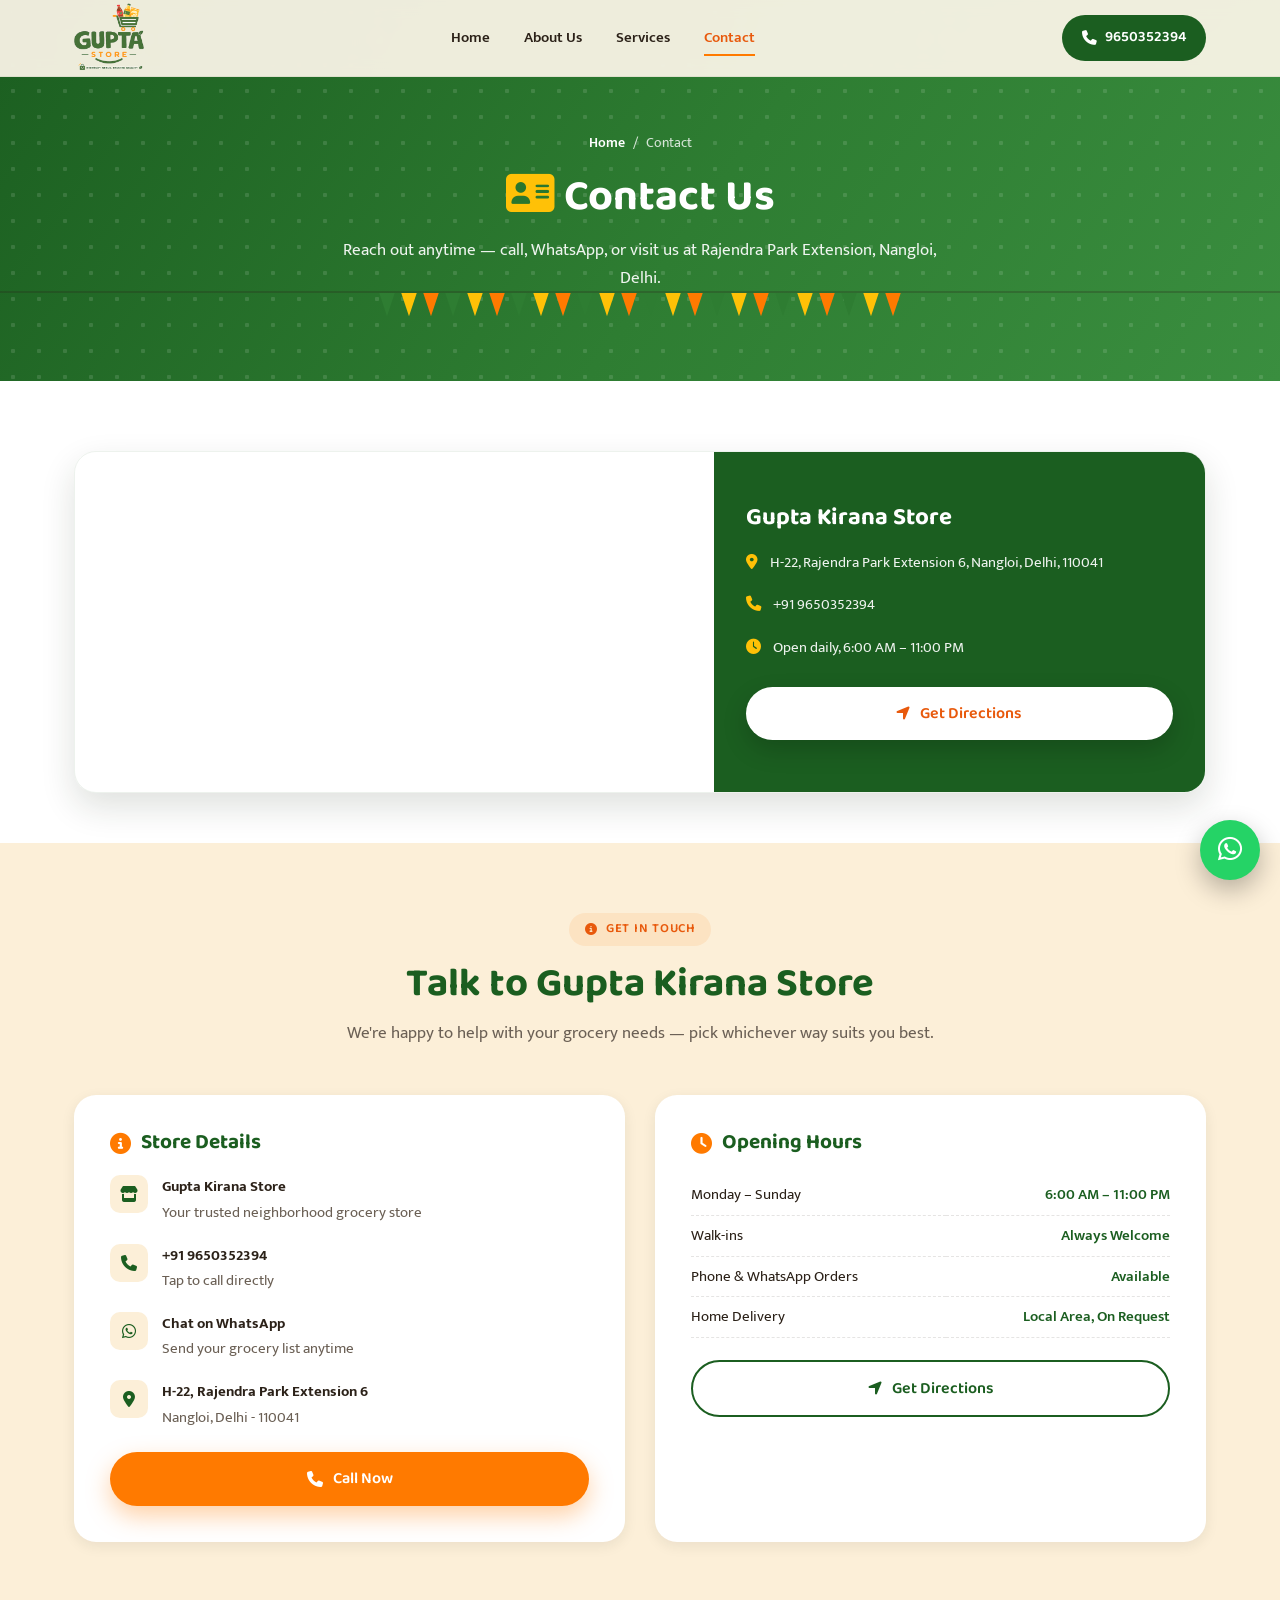
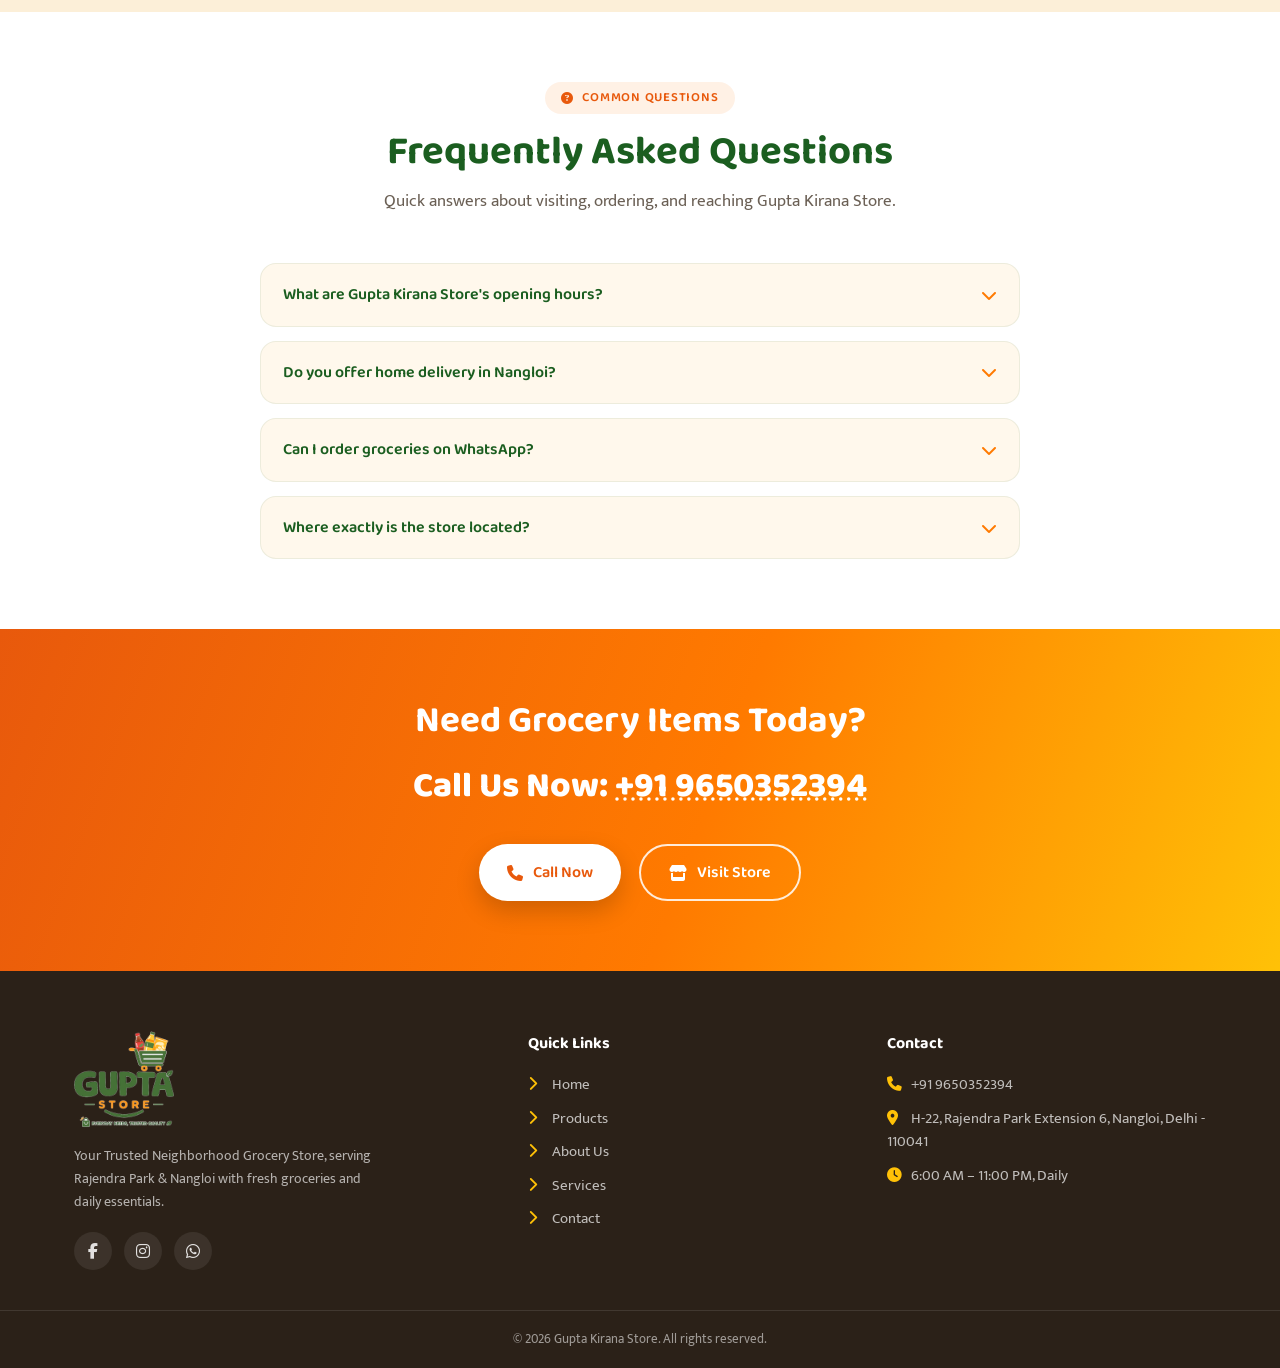
<file: contact.html>
<!DOCTYPE html>
<html lang="en">
<head>
<meta charset="UTF-8">
<meta name="viewport" content="width=device-width, initial-scale=1.0">
<title>Contact Us | Gupta Kirana Store – Rajendra Park, Nangloi, Delhi</title>
<meta name="description" content="Contact Gupta Kirana Store in Rajendra Park Extension, Nangloi, Delhi. Call +91 9650352394, message us on WhatsApp, or visit us — open daily 6 AM to 11 PM.">
<meta name="keywords" content="contact gupta kirana store, kirana store phone number nangloi, grocery shop contact rajendra park, gupta store address delhi 110041">
<meta name="robots" content="index, follow">
<link rel="canonical" href="https://guptastore.co.in/contact.html">

<meta property="og:type" content="business.business">
<meta property="og:title" content="Contact Gupta Kirana Store | Rajendra Park, Nangloi">
<meta property="og:description" content="Get in touch with Gupta Kirana Store — call, WhatsApp, or visit us in Rajendra Park Extension, Nangloi, Delhi.">
<meta property="og:locale" content="en_IN">
<meta property="og:url" content="https://guptastore.co.in/contact.html">

<link rel="icon" href="img/favicon.png" type="image/svg+xml">

<link rel="preconnect" href="https://fonts.googleapis.com">
<link rel="preconnect" href="https://fonts.gstatic.com" crossorigin>
<link href="https://fonts.googleapis.com/css2?family=Baloo+2:wght@500;600;700;800&family=Mukta:wght@400;500;600;700&display=swap" rel="stylesheet">
<link rel="stylesheet" href="https://cdnjs.cloudflare.com/ajax/libs/font-awesome/6.5.1/css/all.min.css">

<script async src="https://www.googletagmanager.com/gtag/js?id=G-0866FQD94V"></script>
<script>
  window.dataLayer = window.dataLayer || [];
  function gtag(){dataLayer.push(arguments);}
  gtag('js', new Date());
  gtag('config', 'G-0866FQD94V');
</script>
<script>(function(w,d,s,l,i){w[l]=w[l]||[];w[l].push({'gtm.start':
new Date().getTime(),event:'gtm.js'});var f=d.getElementsByTagName(s)[0],
j=d.createElement(s),dl=l!='dataLayer'?'&l='+l:'';j.async=true;j.src=
'https://www.googletagmanager.com/gtm.js?id='+i+dl;f.parentNode.insertBefore(j,f);
})(window,document,'script','dataLayer','GTM-5SKJ4K7N');</script>

<script type="application/ld+json">
{
  "@context": "https://schema.org",
  "@type": "GroceryStore",
  "name": "Gupta Kirana Store",
  "url": "https://guptastore.co.in/contact.html",
  "telephone": "+91-9650352394",
  "priceRange": "₹",
  "address": {
    "@type": "PostalAddress",
    "streetAddress": "H-22, Rajendra Park Extension 6",
    "addressLocality": "Nangloi",
    "addressRegion": "Delhi",
    "postalCode": "110041",
    "addressCountry": "IN"
  },
  "geo": { "@type": "GeoCoordinates", "latitude": 28.6837, "longitude": 77.0708 },
  "openingHoursSpecification": [{
    "@type": "OpeningHoursSpecification",
    "dayOfWeek": ["Monday","Tuesday","Wednesday","Thursday","Friday","Saturday","Sunday"],
    "opens": "06:00", "closes": "23:00"
  }]
}
</script>
<script type="application/ld+json">
{
  "@context": "https://schema.org",
  "@type": "FAQPage",
  "mainEntity": [
    {
      "@type": "Question",
      "name": "What are Gupta Kirana Store's opening hours?",
      "acceptedAnswer": { "@type": "Answer", "text": "Gupta Kirana Store is open daily from 6:00 AM to 11:00 PM, including Sundays and public holidays." }
    },
    {
      "@type": "Question",
      "name": "Do you offer home delivery in Nangloi?",
      "acceptedAnswer": { "@type": "Answer", "text": "Yes, we offer local home delivery in Rajendra Park and nearby parts of Nangloi. Call or WhatsApp us your list to arrange delivery." }
    },
    {
      "@type": "Question",
      "name": "Can I order groceries on WhatsApp?",
      "acceptedAnswer": { "@type": "Answer", "text": "Yes, simply message us on WhatsApp at +91 9650352394 with your grocery list and we'll help you place the order." }
    },
    {
      "@type": "Question",
      "name": "Where is Gupta Kirana Store located?",
      "acceptedAnswer": { "@type": "Answer", "text": "We are located at H-22, Rajendra Park Extension 6, Nangloi, Delhi - 110041." }
    }
  ]
}
</script>
<script type="application/ld+json">
{
  "@context": "https://schema.org",
  "@type": "BreadcrumbList",
  "itemListElement": [
    {"@type":"ListItem","position":1,"name":"Home","item":"https://guptastore.co.in/"},
    {"@type":"ListItem","position":2,"name":"Contact","item":"https://guptastore.co.in/contact.html"}
  ]
}
</script>

<style>
:root{
  --green-deep:#1B5E20; --green:#2E7D32; --green-light:#66BB6A;
  --orange:#FF7A00; --orange-dark:#E8590C; --yellow:#FFC107; --yellow-light:#FFE082;
  --cream:#FFF8EC; --cream-dark:#FCEFD8; --charcoal:#2B2118; --white:#FFFFFF; --muted:#6b6055;
  --shadow-sm: 0 4px 14px rgba(27,40,20,0.08); --shadow-md: 0 14px 34px rgba(27,40,20,0.14);
  --radius-lg: 22px; --radius-md: 16px;
  --ff-display:'Baloo 2', sans-serif; --ff-body:'Mukta', sans-serif; --header-h: 76px;
}
*{ box-sizing:border-box; margin:0; padding:0; }
html{ scroll-behavior:smooth; scroll-padding-top: calc(var(--header-h) + 10px); }
body{ font-family: var(--ff-body); color: var(--charcoal); background: var(--cream); line-height:1.6; overflow-x:hidden; }
img{ max-width:100%; display:block; }
a{ text-decoration:none; color:inherit; }
ul{ list-style:none; }
button{ font-family:inherit; cursor:pointer; border:none; background:none; }
.container{ width:100%; max-width:1180px; margin:0 auto; padding:0 24px; }
h1,h2,h3,h4{ font-family: var(--ff-display); color: var(--green-deep); line-height:1.2; }
section{ position:relative; }

.eyebrow{ display:inline-flex; align-items:center; gap:8px; font-family:var(--ff-display); font-weight:600;
  font-size:0.8rem; letter-spacing:0.06em; text-transform:uppercase; color: var(--orange-dark);
  background: rgba(255,122,0,0.1); padding:6px 16px; border-radius:30px; margin-bottom:14px; }
.eyebrow i{ font-size:0.75rem; }
.section-head{ text-align:center; max-width:640px; margin:0 auto 48px; }
.section-head h2{ font-size: clamp(1.8rem, 4vw, 2.5rem); margin-bottom:12px; font-weight:700;}
.section-head p{ color: var(--muted); font-size:1.05rem; }

.reveal{ opacity:0; transform: translateY(28px); transition: opacity .7s ease, transform .7s ease; }
.reveal.visible{ opacity:1; transform:translateY(0); }
@media (prefers-reduced-motion: reduce){ .reveal{ opacity:1; transform:none; transition:none; } *{ animation:none !important; } }

.btn{ display:inline-flex; align-items:center; justify-content:center; gap:10px; font-family:var(--ff-display);
  font-weight:600; font-size:1rem; padding:14px 28px; border-radius:50px; white-space:nowrap;
  transition: transform .25s ease, box-shadow .25s ease, background .25s ease; }
.btn i{ font-size:1rem; }
.btn-primary{ background: var(--orange); color:var(--white); box-shadow: 0 10px 24px rgba(255,122,0,0.35); }
.btn-primary:hover{ background: var(--orange-dark); transform: translateY(-3px); box-shadow: 0 14px 28px rgba(232,89,12,0.4); }
.btn-outline{ background: transparent; color: var(--white); border:2px solid rgba(255,255,255,0.85); }
.btn-outline:hover{ background: rgba(255,255,255,0.15); transform: translateY(-3px); }
.btn-dark-outline{ background: transparent; color: var(--green-deep); border:2px solid var(--green-deep); }
.btn-dark-outline:hover{ background: var(--green-deep); color:var(--white); transform: translateY(-3px); }
.btn-white{ background: var(--white); color: var(--orange-dark); box-shadow: 0 10px 24px rgba(0,0,0,0.18); }
.btn-white:hover{ transform: translateY(-3px); box-shadow: 0 14px 28px rgba(0,0,0,0.22); }
.btn-block{ width:100%; }

@keyframes pulseRing{ 0%{ box-shadow: 0 0 0 0 rgba(255,122,0,0.5); } 70%{ box-shadow: 0 0 0 12px rgba(255,122,0,0); } 100%{ box-shadow: 0 0 0 0 rgba(255,122,0,0); } }
.pulse{ animation: pulseRing 2.2s infinite; }

.toran{ display:flex; align-items:flex-start; justify-content:center; width:100%; overflow:hidden; height:34px;
  border-top:2px solid rgba(43,33,24,0.25); gap:6px; padding-top:0; }
.toran span{ width:16px; height:24px; flex:0 0 auto; margin-top:-1px; clip-path: polygon(0 0, 100% 0, 50% 100%); }
.toran span:nth-child(3n+1){ background: var(--green); }
.toran span:nth-child(3n+2){ background: var(--yellow); }
.toran span:nth-child(3n){ background: var(--orange); }

.whatsapp-float{ position:fixed; right:20px; bottom:20px; z-index:999; width:60px; height:60px; border-radius:50%;
  background:#25D366; color:#fff; display:flex; align-items:center; justify-content:center; font-size:1.7rem;
  box-shadow: 0 10px 26px rgba(0,0,0,0.28); animation: pulseRing 2.4s infinite; }
.whatsapp-float:hover{ transform: scale(1.08); }

.site-header{ position:fixed; top:0; left:0; right:0; z-index:900; background: rgba(255,248,236,0.92);
  backdrop-filter: blur(8px); border-bottom:1px solid rgba(27,94,32,0.08); transition: box-shadow .3s ease, padding .3s ease; }
.site-header.scrolled{ box-shadow: var(--shadow-sm); }
.header-inner{ display:flex; align-items:center; justify-content:space-between; height: var(--header-h); }
.logo img { width: 70px; display: block; }
.nav-links{ display:flex; align-items:center; gap:34px; }
.nav-links a{ font-weight:600; font-size:0.95rem; color: var(--charcoal); position:relative; padding:6px 0; }
.nav-links a::after{ content:''; position:absolute; left:0; bottom:0; width:0; height:2px; background: var(--orange); transition: width .25s ease; }
.nav-links a:hover::after, .nav-links a.active::after{ width:100%; }
.nav-links a.active{ color: var(--orange-dark); }
.header-actions{ display:flex; align-items:center; gap:14px; }
.call-now-header{ display:flex; align-items:center; gap:8px; background: var(--green-deep); color:var(--white);
  font-family:var(--ff-display); font-weight:600; padding:11px 20px; border-radius:50px; font-size:0.92rem; }
.call-now-header:hover{ background: var(--green); }
.hamburger{ display:none; flex-direction:column; gap:5px; width:30px; }
.hamburger span{ height:3px; background:var(--green-deep); border-radius:3px; transition:.3s; }

@media (max-width: 900px){
  .nav-links{ position:fixed; top: var(--header-h); left:0; right:0; bottom:0; background: var(--cream);
    flex-direction:column; justify-content:flex-start; align-items:flex-start; padding: 30px 30px; gap:22px;
    transform: translateX(100%); transition: transform .35s ease; height: 100vh; }
  .nav-links.open{ transform: translateX(0); }
  .nav-links a{ font-size:1.15rem; }
  .hamburger{ display:flex; }
  .call-now-header span{ display:none; }
  .call-now-header{ padding:11px 14px; }
}

.page-hero{ padding-top: calc(var(--header-h) + 56px); padding-bottom:56px;
  background: linear-gradient(125deg, var(--green-deep) 0%, var(--green) 55%, #3a8e3f 100%);
  color:#fff; overflow:hidden; position:relative; text-align:center; }
.page-hero::before{ content:''; position:absolute; inset:0; opacity:0.12; pointer-events:none;
  background-image: radial-gradient(circle, #fff 2px, transparent 2.5px); background-size: 26px 26px; }
.page-hero .inner{ position:relative; z-index:2; max-width:680px; margin:0 auto; }
.page-hero h1{ color:#fff; font-size: clamp(1.9rem, 4.4vw, 2.7rem); margin-bottom:12px; }
.page-hero p{ color: rgba(255,255,255,0.92); font-size:1.08rem; }
.breadcrumb{ display:flex; justify-content:center; gap:8px; font-size:0.9rem; color: rgba(255,255,255,0.8); margin-bottom:16px; }
.breadcrumb a{ color:#fff; font-weight:600; }
.breadcrumb a:hover{ text-decoration:underline; }

/* ============ MAP ============ */
.map-section{ padding:70px 0 50px; background: var(--white); }
.map-card{ display:grid; grid-template-columns: 1.3fr 1fr; border-radius: var(--radius-lg); overflow:hidden;
  box-shadow: var(--shadow-md); border:1px solid rgba(27,94,32,0.08); }
.map-card iframe{ width:100%; height:100%; min-height:340px; border:0; }
.map-info{ background: var(--green-deep); color:#fff; padding:38px 32px; display:flex; flex-direction:column; justify-content:center; gap:18px; }
.map-info h3{ color:#fff; font-size:1.5rem; }
.map-info .info-row{ display:flex; gap:12px; align-items:flex-start; font-size:0.96rem; color: rgba(255,255,255,0.92); }
.map-info .info-row i{ color: var(--yellow); margin-top:3px; }
.map-info .btn-white{ margin-top:8px; }
@media (max-width: 850px){ .map-card{ grid-template-columns:1fr; } .map-card iframe{ min-height:280px; } }

/* ============ CONTACT ============ */
.contact-section{ padding:70px 0; background: var(--cream-dark); }
.contact-grid{ display:grid; grid-template-columns: 1fr 1fr; gap:30px; }
.contact-card{ background:#fff; border-radius: var(--radius-lg); padding:36px; box-shadow: var(--shadow-sm); }
.contact-card h3{ font-size:1.3rem; margin-bottom:20px; display:flex; align-items:center; gap:10px; }
.contact-card h3 i{ color: var(--orange); }
.contact-list{ display:flex; flex-direction:column; gap:18px; }
.contact-list .row{ display:flex; gap:14px; align-items:flex-start; }
.contact-list .row i{ width:38px; height:38px; flex:0 0 auto; border-radius:10px; background: var(--cream-dark);
  color: var(--green-deep); display:flex; align-items:center; justify-content:center; }
.contact-list .row div b{ display:block; font-size:0.96rem; }
.contact-list .row div span{ color: var(--muted); font-size:0.92rem; }
.hours-table{ width:100%; border-collapse: collapse; margin-top:6px; }
.hours-table td{ padding:8px 0; font-size:0.92rem; border-bottom:1px dashed rgba(43,33,24,0.12); }
.hours-table td:last-child{ text-align:right; font-weight:600; color: var(--green-deep); }
.contact-card .btn{ margin-top:22px; }
@media (max-width: 850px){ .contact-grid{ grid-template-columns:1fr; } }

/* ============ FAQ ============ */
.faq-section{ padding:70px 0; background: var(--white); }
.faq-list{ max-width:760px; margin:0 auto; display:flex; flex-direction:column; gap:14px; }
.faq-item{ background: var(--cream); border-radius: var(--radius-md); border:1px solid rgba(27,94,32,0.08); overflow:hidden; }
.faq-q{ display:flex; align-items:center; justify-content:space-between; gap:12px; padding:18px 22px; cursor:pointer; font-family:var(--ff-display); font-weight:600; color:var(--green-deep); }
.faq-q i{ transition: transform .25s ease; color: var(--orange); }
.faq-item.open .faq-q i{ transform: rotate(180deg); }
.faq-a{ max-height:0; overflow:hidden; transition: max-height .3s ease; padding:0 22px; }
.faq-a p{ color: var(--muted); font-size:0.94rem; padding-bottom:18px; }
.faq-item.open .faq-a{ max-height:220px; }

.cta-section{ padding:70px 0; text-align:center; color:#fff;
  background: linear-gradient(110deg, var(--orange-dark), var(--orange) 55%, var(--yellow)); position:relative; overflow:hidden; }
.cta-section h2{ color:#fff; font-size: clamp(1.7rem, 4vw, 2.3rem); margin-bottom:10px; }
.cta-section p.phone-line{ font-size: clamp(1.6rem, 4vw, 2.2rem); font-family:var(--ff-display); font-weight:800; margin:14px 0 30px; }
.cta-section p.phone-line a{ text-decoration: underline; text-decoration-style: dotted; }
.cta-btns{ display:flex; justify-content:center; gap:18px; flex-wrap:wrap; }

.site-footer{ background: var(--charcoal); color: rgba(255,255,255,0.85); padding:60px 0 0; }
.footer-grid{ display:grid; grid-template-columns: 1.3fr 1fr 1fr; gap:40px; padding-bottom:40px; }
.footer-logo{ display:flex; align-items:center; gap:10px; margin-bottom:14px; }
.site-footer p{ font-size:0.9rem; color: rgba(255,255,255,0.65); max-width:300px; }
.footer-col h5{ color:#fff; font-family:var(--ff-display); font-size:1rem; margin-bottom:16px; }
.footer-col ul li{ margin-bottom:10px; font-size:0.92rem; color: rgba(255,255,255,0.7); }
.footer-col ul li a:hover{ color: var(--yellow); }
.footer-col ul li i{ color: var(--yellow); margin-right:8px; width:16px; }
.social-icons{ display:flex; gap:12px; margin-top:18px; }
.social-icons a{ width:38px; height:38px; border-radius:50%; background: rgba(255,255,255,0.08); display:flex;
  align-items:center; justify-content:center; transition: background .25s ease, transform .25s ease; }
.social-icons a:hover{ background: var(--orange); transform: translateY(-3px); }
.footer-bottom{ border-top:1px solid rgba(255,255,255,0.1); padding:18px 0; text-align:center; font-size:0.84rem; color: rgba(255,255,255,0.55); }
@media (max-width:800px){ .footer-grid{ grid-template-columns:1fr; gap:30px; } }
</style>
</head>
<body>
<noscript><iframe src="https://www.googletagmanager.com/ns.html?id=GTM-5SKJ4K7N"
height="0" width="0" style="display:none;visibility:hidden"></iframe></noscript>

<a class="whatsapp-float" href="https://wa.me/919650352394?text=Hi%2C%20I%20want%20to%20enquire%20about%20grocery%20items%20at%20Gupta%20Kirana%20Store" target="_blank" aria-label="Chat on WhatsApp">
  <i class="fa-brands fa-whatsapp"></i>
</a>

<header class="site-header" id="siteHeader">
  <div class="container header-inner">
    <a href="index.html" class="logo">
      <img src="img/logo-main-web.png" alt="Gupta Kirana Store Logo">
    </a>
    <nav class="nav-links" id="navLinks">
      <a href="index.html">Home</a>
      <a href="about.html">About Us</a>
      <a href="services.html">Services</a>
      <a href="contact.html" class="active">Contact</a>
    </nav>
    <div class="header-actions">
      <a href="tel:+919650352394" class="call-now-header pulse">
        <i class="fa-solid fa-phone"></i><span>9650352394</span>
      </a>
      <button class="hamburger" id="hamburger" aria-label="Toggle menu">
        <span></span><span></span><span></span>
      </button>
    </div>
  </div>
</header>

<section class="page-hero">
  <div class="container inner reveal">
    <div class="breadcrumb"><a href="index.html">Home</a><span>/</span><span>Contact</span></div>
    <h1><i class="fa-solid fa-address-card" style="color:#FFC107;"></i> Contact Us</h1>
    <p>Reach out anytime — call, WhatsApp, or visit us at Rajendra Park Extension, Nangloi, Delhi.</p>
  </div>
  <div class="toran" aria-hidden="true">
    <span></span><span></span><span></span><span></span><span></span><span></span><span></span><span></span>
    <span></span><span></span><span></span><span></span><span></span><span></span><span></span><span></span>
    <span></span><span></span><span></span><span></span><span></span><span></span><span></span><span></span>
  </div>
</section>

<!-- ===================== MAP ===================== -->
<section class="map-section" id="location">
  <div class="container">
    <div class="map-card reveal">
      <iframe
        src="https://www.google.com/maps/embed?pb=!1m18!1m12!1m3!1d3500.4105583230444!2d77.0542634!3d28.6773629!2m3!1f0!2f0!3f0!3m2!1i1024!2i768!4f13.1!3m3!1m2!1s0x390d05057737180d%3A0x1eb2e80467bd87bf!2sGupta%20Kirana%20Store%20-%20Rajendra%20Park!5e0!3m2!1sen!2sin!4v1781899043496!5m2!1sen!2sin"
        loading="lazy" referrerpolicy="no-referrer-when-downgrade" title="Gupta Kirana Store Location Map">
      </iframe>
      <div class="map-info">
        <h3>Gupta Kirana Store</h3>
        <div class="info-row"><i class="fa-solid fa-location-dot"></i><span>H-22, Rajendra Park Extension 6, Nangloi, Delhi, 110041</span></div>
        <div class="info-row"><i class="fa-solid fa-phone"></i><span>+91 9650352394</span></div>
        <div class="info-row"><i class="fa-solid fa-clock"></i><span>Open daily, 6:00 AM – 11:00 PM</span></div>
        <a href="https://maps.app.goo.gl/KYWXwPutpr5HuQtJ9" target="_blank" class="btn btn-white"><i class="fa-solid fa-location-arrow"></i> Get Directions</a>
      </div>
    </div>
  </div>
</section>

<!-- ===================== CONTACT DETAILS ===================== -->
<section class="contact-section" id="contact-details">
  <div class="container">
    <div class="section-head reveal">
      <span class="eyebrow"><i class="fa-solid fa-circle-info"></i> Get In Touch</span>
      <h2>Talk to Gupta Kirana Store</h2>
      <p>We're happy to help with your grocery needs — pick whichever way suits you best.</p>
    </div>

    <div class="contact-grid">
      <div class="contact-card reveal">
        <h3><i class="fa-solid fa-circle-info"></i> Store Details</h3>
        <div class="contact-list">
          <div class="row"><i class="fa-solid fa-store"></i><div><b>Gupta Kirana Store</b><span>Your trusted neighborhood grocery store</span></div></div>
          <div class="row"><i class="fa-solid fa-phone"></i><div><b><a href="tel:+919650352394">+91 9650352394</a></b><span>Tap to call directly</span></div></div>
          <div class="row"><i class="fa-brands fa-whatsapp"></i><div><b><a href="https://wa.me/919650352394" target="_blank">Chat on WhatsApp</a></b><span>Send your grocery list anytime</span></div></div>
          <div class="row"><i class="fa-solid fa-location-dot"></i><div><b>H-22, Rajendra Park Extension 6</b><span>Nangloi, Delhi - 110041</span></div></div>
        </div>
        <a href="tel:+919650352394" class="btn btn-primary btn-block"><i class="fa-solid fa-phone"></i> Call Now</a>
      </div>

      <div class="contact-card reveal">
        <h3><i class="fa-solid fa-clock"></i> Opening Hours</h3>
        <table class="hours-table">
          <tr><td>Monday – Sunday</td><td>6:00 AM – 11:00 PM</td></tr>
          <tr><td>Walk-ins</td><td>Always Welcome</td></tr>
          <tr><td>Phone &amp; WhatsApp Orders</td><td>Available</td></tr>
          <tr><td>Home Delivery</td><td>Local Area, On Request</td></tr>
        </table>
        <a href="https://maps.app.goo.gl/KYWXwPutpr5HuQtJ9" target="_blank" class="btn btn-dark-outline btn-block"><i class="fa-solid fa-location-arrow"></i> Get Directions</a>
      </div>
    </div>
  </div>
</section>

<!-- ===================== FAQ ===================== -->
<section class="faq-section" id="faq">
  <div class="container">
    <div class="section-head reveal">
      <span class="eyebrow"><i class="fa-solid fa-circle-question"></i> Common Questions</span>
      <h2>Frequently Asked Questions</h2>
      <p>Quick answers about visiting, ordering, and reaching Gupta Kirana Store.</p>
    </div>
    <div class="faq-list reveal">
      <div class="faq-item">
        <div class="faq-q"><span>What are Gupta Kirana Store's opening hours?</span><i class="fa-solid fa-chevron-down"></i></div>
        <div class="faq-a"><p>We're open daily from 6:00 AM to 11:00 PM, including Sundays and public holidays.</p></div>
      </div>
      <div class="faq-item">
        <div class="faq-q"><span>Do you offer home delivery in Nangloi?</span><i class="fa-solid fa-chevron-down"></i></div>
        <div class="faq-a"><p>Yes, we offer local home delivery in Rajendra Park and nearby parts of Nangloi. Just call or WhatsApp us your list.</p></div>
      </div>
      <div class="faq-item">
        <div class="faq-q"><span>Can I order groceries on WhatsApp?</span><i class="fa-solid fa-chevron-down"></i></div>
        <div class="faq-a"><p>Absolutely — message us at +91 9650352394 with your grocery list and we'll take it from there.</p></div>
      </div>
      <div class="faq-item">
        <div class="faq-q"><span>Where exactly is the store located?</span><i class="fa-solid fa-chevron-down"></i></div>
        <div class="faq-a"><p>We're at H-22, Rajendra Park Extension 6, Nangloi, Delhi - 110041. Use the map above for directions.</p></div>
      </div>
    </div>
  </div>
</section>

<!-- ===================== CTA ===================== -->
<section class="cta-section">
  <div class="container reveal">
    <h2>Need Grocery Items Today?</h2>
    <p class="phone-line">Call Us Now: <a href="tel:+919650352394">+91 9650352394</a></p>
    <div class="cta-btns">
      <a href="tel:+919650352394" class="btn btn-white"><i class="fa-solid fa-phone"></i> Call Now</a>
      <a href="https://maps.app.goo.gl/KYWXwPutpr5HuQtJ9" target="_blank" class="btn btn-outline"><i class="fa-solid fa-store"></i> Visit Store</a>
    </div>
  </div>
</section>

<footer class="site-footer">
  <div class="container footer-grid">
    <div>
      <div class="footer-logo">
        <img src="img/logo-main-web.png" style="width:100px;" alt="Gupta Kirana Store">
      </div>
      <p>Your Trusted Neighborhood Grocery Store, serving Rajendra Park &amp; Nangloi with fresh groceries and daily essentials.</p>
      <div class="social-icons">
        <a href="#" aria-label="Facebook"><i class="fa-brands fa-facebook-f"></i></a>
        <a href="#" aria-label="Instagram"><i class="fa-brands fa-instagram"></i></a>
        <a href="https://wa.me/919650352394" aria-label="WhatsApp" target="_blank"><i class="fa-brands fa-whatsapp"></i></a>
      </div>
    </div>
    <div class="footer-col">
      <h5>Quick Links</h5>
      <ul>
        <li><a href="index.html"><i class="fa-solid fa-chevron-right"></i>Home</a></li>
        <li><a href="index.html#products"><i class="fa-solid fa-chevron-right"></i>Products</a></li>
        <li><a href="about.html"><i class="fa-solid fa-chevron-right"></i>About Us</a></li>
        <li><a href="services.html"><i class="fa-solid fa-chevron-right"></i>Services</a></li>
        <li><a href="contact.html"><i class="fa-solid fa-chevron-right"></i>Contact</a></li>
      </ul>
    </div>
    <div class="footer-col">
      <h5>Contact</h5>
      <ul>
        <li><i class="fa-solid fa-phone"></i><a href="tel:+919650352394">+91 9650352394</a></li>
        <li><i class="fa-solid fa-location-dot"></i>H-22, Rajendra Park Extension 6, Nangloi, Delhi - 110041</li>
        <li><i class="fa-solid fa-clock"></i>6:00 AM – 11:00 PM, Daily</li>
      </ul>
    </div>
  </div>
  <div class="footer-bottom">
    &copy; <span id="year"></span> Gupta Kirana Store. All rights reserved.
  </div>
</footer>

<script>
  document.getElementById('year').textContent = new Date().getFullYear();
  const header = document.getElementById('siteHeader');
  window.addEventListener('scroll', () => { header.classList.toggle('scrolled', window.scrollY > 10); });
  const hamburger = document.getElementById('hamburger');
  const navLinks = document.getElementById('navLinks');
  hamburger.addEventListener('click', () => { navLinks.classList.toggle('open'); hamburger.classList.toggle('active'); });
  navLinks.querySelectorAll('a').forEach(link => { link.addEventListener('click', () => navLinks.classList.remove('open')); });

  const revealEls = document.querySelectorAll('.reveal');
  const observer = new IntersectionObserver((entries) => {
    entries.forEach(entry => { if (entry.isIntersecting) { entry.target.classList.add('visible'); observer.unobserve(entry.target); } });
  }, { threshold: 0.12 });
  revealEls.forEach(el => observer.observe(el));

  document.querySelectorAll('.faq-q').forEach(q => {
    q.addEventListener('click', () => {
      const item = q.parentElement;
      item.classList.toggle('open');
    });
  });
</script>
</body>
</html>
</file>
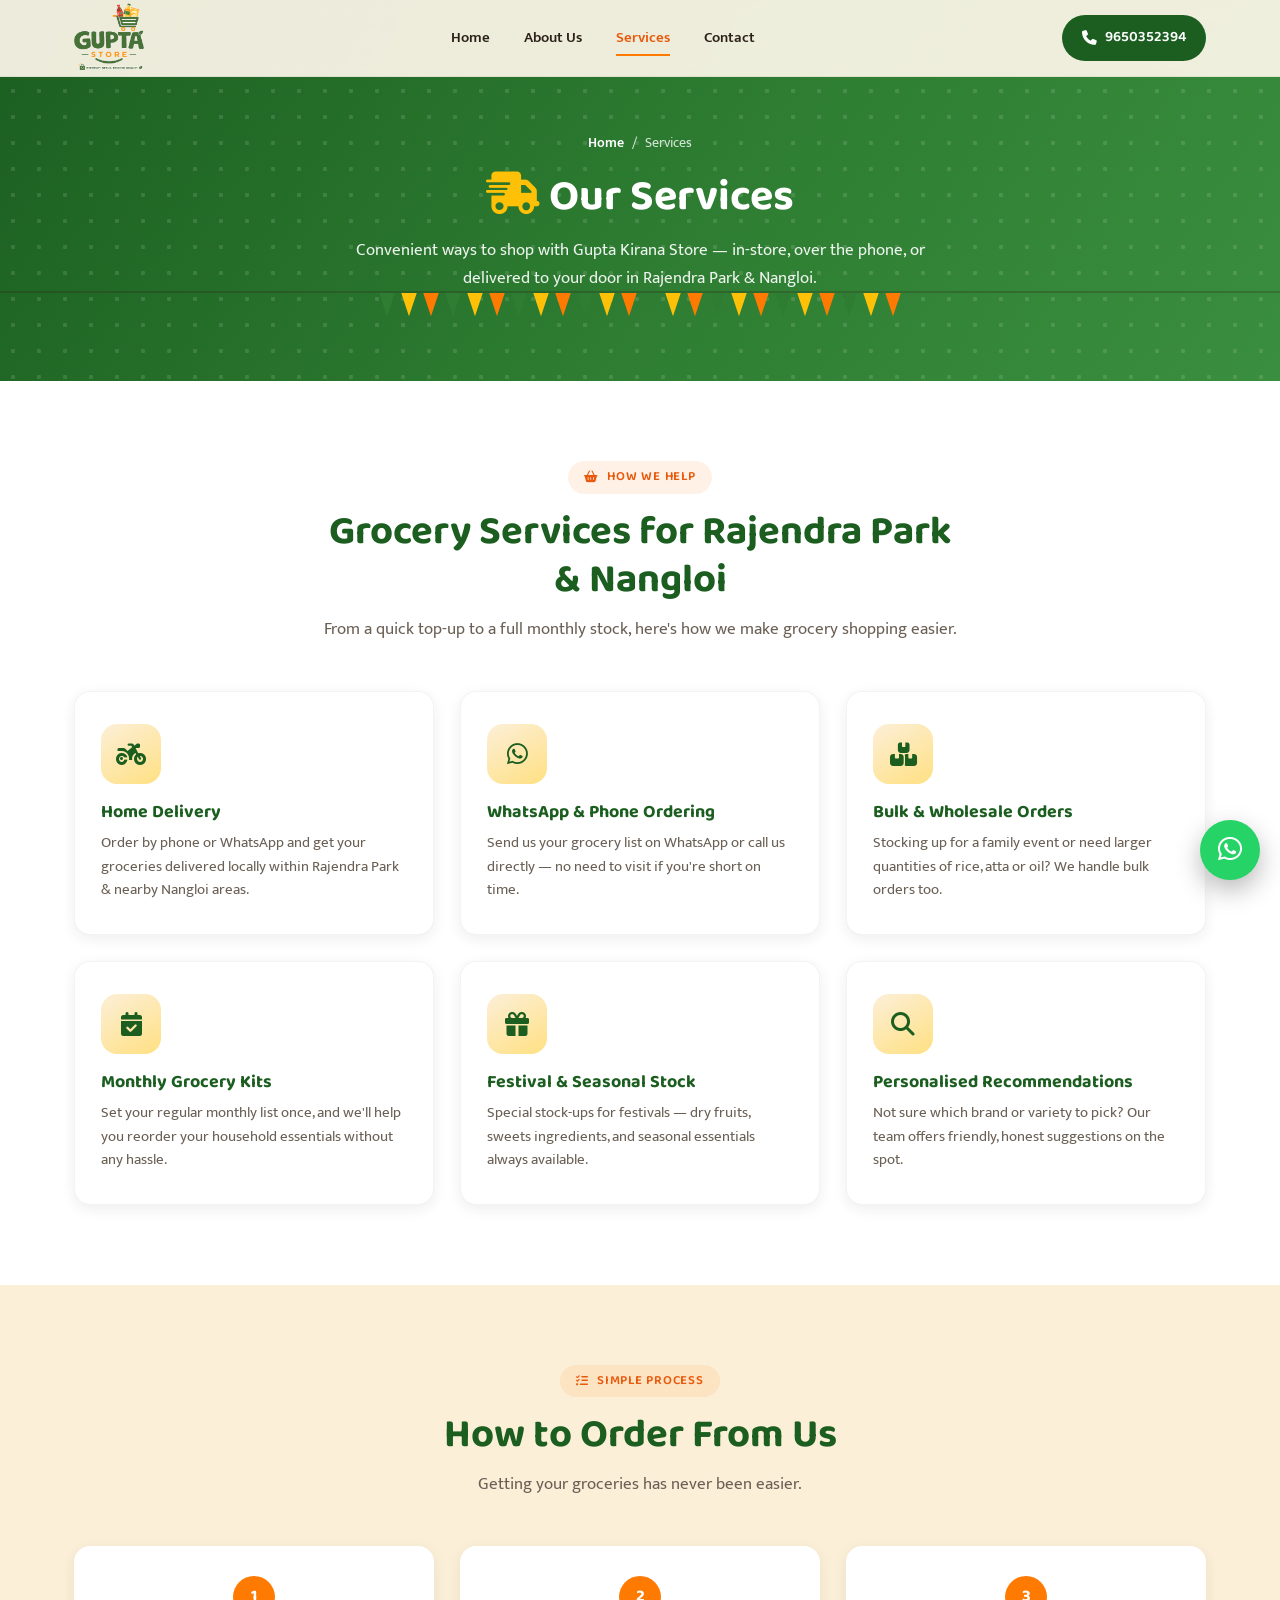
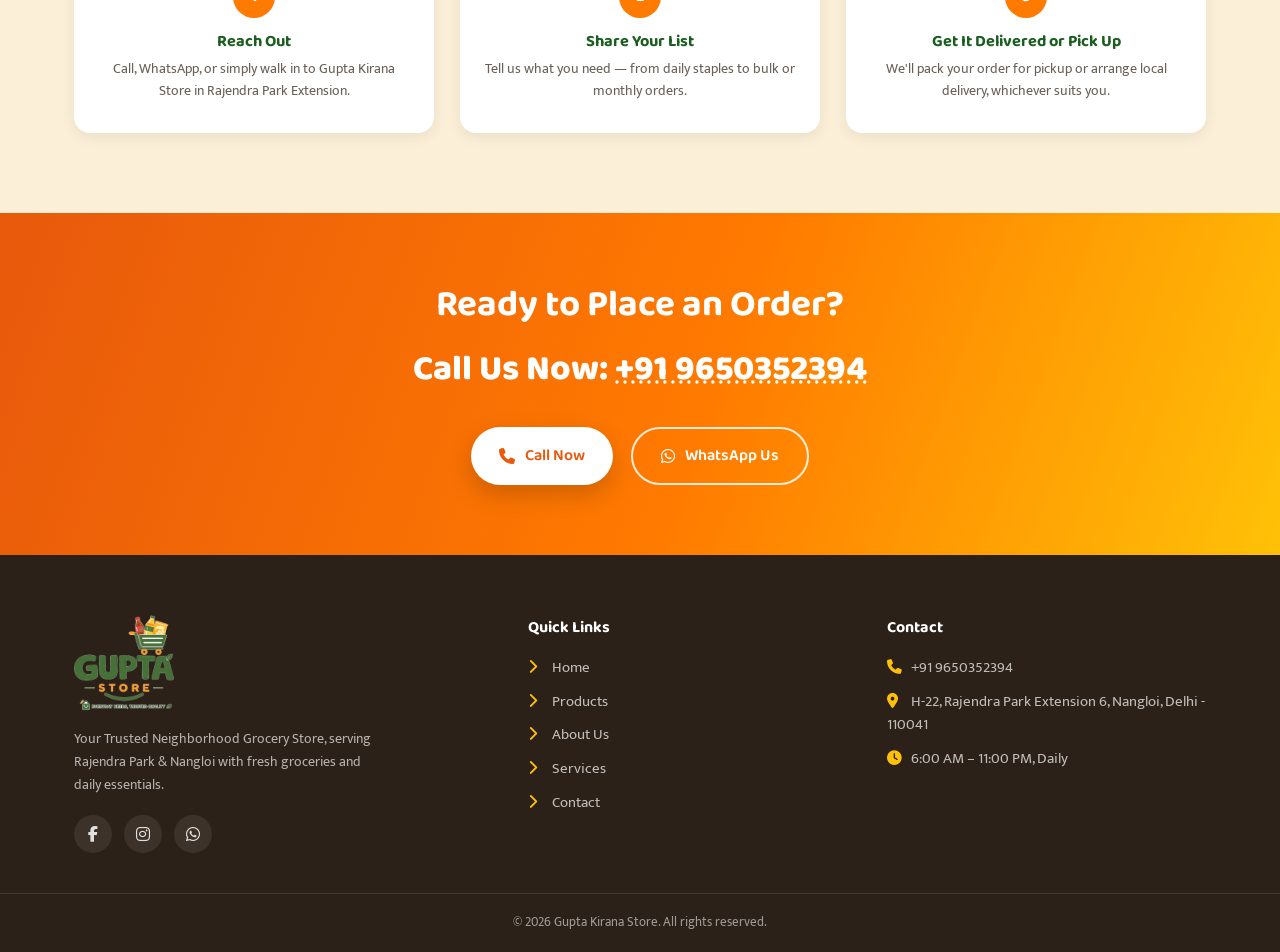
<file: services.html>
<!DOCTYPE html>
<html lang="en">
<head>
<meta charset="UTF-8">
<meta name="viewport" content="width=device-width, initial-scale=1.0">
<title>Our Services | Gupta Kirana Store – Home Delivery &amp; Grocery in Nangloi</title>
<meta name="description" content="Explore services at Gupta Kirana Store, Rajendra Park, Nangloi — home delivery, bulk & monthly grocery orders, WhatsApp ordering, festival stock and more. Call +91 9650352394.">
<meta name="keywords" content="grocery home delivery nangloi, kirana store services, bulk grocery order rajendra park, monthly grocery kit delhi, whatsapp grocery order nangloi">
<meta name="robots" content="index, follow">
<link rel="canonical" href="https://guptastore.co.in/services.html">

<meta property="og:type" content="business.business">
<meta property="og:title" content="Services | Gupta Kirana Store – Rajendra Park, Nangloi">
<meta property="og:description" content="Home delivery, bulk orders, monthly grocery kits and more from Gupta Kirana Store in Rajendra Park, Nangloi, Delhi.">
<meta property="og:locale" content="en_IN">
<meta property="og:url" content="https://guptastore.co.in/services.html">

<link rel="icon" href="img/favicon.png" type="image/svg+xml">

<link rel="preconnect" href="https://fonts.googleapis.com">
<link rel="preconnect" href="https://fonts.gstatic.com" crossorigin>
<link href="https://fonts.googleapis.com/css2?family=Baloo+2:wght@500;600;700;800&family=Mukta:wght@400;500;600;700&display=swap" rel="stylesheet">
<link rel="stylesheet" href="https://cdnjs.cloudflare.com/ajax/libs/font-awesome/6.5.1/css/all.min.css">

<script async src="https://www.googletagmanager.com/gtag/js?id=G-0866FQD94V"></script>
<script>
  window.dataLayer = window.dataLayer || [];
  function gtag(){dataLayer.push(arguments);}
  gtag('js', new Date());
  gtag('config', 'G-0866FQD94V');
</script>
<script>(function(w,d,s,l,i){w[l]=w[l]||[];w[l].push({'gtm.start':
new Date().getTime(),event:'gtm.js'});var f=d.getElementsByTagName(s)[0],
j=d.createElement(s),dl=l!='dataLayer'?'&l='+l:'';j.async=true;j.src=
'https://www.googletagmanager.com/gtm.js?id='+i+dl;f.parentNode.insertBefore(j,f);
})(window,document,'script','dataLayer','GTM-5SKJ4K7N');</script>

<script type="application/ld+json">
{
  "@context": "https://schema.org",
  "@type": "Service",
  "serviceType": "Grocery delivery and retail",
  "provider": {
    "@type": "GroceryStore",
    "name": "Gupta Kirana Store",
    "telephone": "+91-9650352394",
    "address": {
      "@type": "PostalAddress",
      "streetAddress": "H-22, Rajendra Park Extension 6",
      "addressLocality": "Nangloi",
      "addressRegion": "Delhi",
      "postalCode": "110041",
      "addressCountry": "IN"
    }
  },
  "areaServed": ["Nangloi", "Rajendra Park", "Rajendra Park Extension", "Delhi 110041"]
}
</script>
<script type="application/ld+json">
{
  "@context": "https://schema.org",
  "@type": "BreadcrumbList",
  "itemListElement": [
    {"@type":"ListItem","position":1,"name":"Home","item":"https://guptastore.co.in/"},
    {"@type":"ListItem","position":2,"name":"Services","item":"https://guptastore.co.in/services.html"}
  ]
}
</script>

<style>
:root{
  --green-deep:#1B5E20; --green:#2E7D32; --green-light:#66BB6A;
  --orange:#FF7A00; --orange-dark:#E8590C; --yellow:#FFC107; --yellow-light:#FFE082;
  --cream:#FFF8EC; --cream-dark:#FCEFD8; --charcoal:#2B2118; --white:#FFFFFF; --muted:#6b6055;
  --shadow-sm: 0 4px 14px rgba(27,40,20,0.08); --shadow-md: 0 14px 34px rgba(27,40,20,0.14);
  --radius-lg: 22px; --radius-md: 16px;
  --ff-display:'Baloo 2', sans-serif; --ff-body:'Mukta', sans-serif; --header-h: 76px;
}
*{ box-sizing:border-box; margin:0; padding:0; }
html{ scroll-behavior:smooth; scroll-padding-top: calc(var(--header-h) + 10px); }
body{ font-family: var(--ff-body); color: var(--charcoal); background: var(--cream); line-height:1.6; overflow-x:hidden; }
img{ max-width:100%; display:block; }
a{ text-decoration:none; color:inherit; }
ul{ list-style:none; }
button{ font-family:inherit; cursor:pointer; border:none; background:none; }
.container{ width:100%; max-width:1180px; margin:0 auto; padding:0 24px; }
h1,h2,h3,h4{ font-family: var(--ff-display); color: var(--green-deep); line-height:1.2; }
section{ position:relative; }

.eyebrow{
  display:inline-flex; align-items:center; gap:8px; font-family:var(--ff-display); font-weight:600;
  font-size:0.8rem; letter-spacing:0.06em; text-transform:uppercase; color: var(--orange-dark);
  background: rgba(255,122,0,0.1); padding:6px 16px; border-radius:30px; margin-bottom:14px;
}
.eyebrow i{ font-size:0.75rem; }
.section-head{ text-align:center; max-width:640px; margin:0 auto 48px; }
.section-head h2{ font-size: clamp(1.8rem, 4vw, 2.5rem); margin-bottom:12px; font-weight:700;}
.section-head p{ color: var(--muted); font-size:1.05rem; }

.reveal{ opacity:0; transform: translateY(28px); transition: opacity .7s ease, transform .7s ease; }
.reveal.visible{ opacity:1; transform:translateY(0); }
@media (prefers-reduced-motion: reduce){ .reveal{ opacity:1; transform:none; transition:none; } *{ animation:none !important; } }

.btn{ display:inline-flex; align-items:center; justify-content:center; gap:10px; font-family:var(--ff-display);
  font-weight:600; font-size:1rem; padding:14px 28px; border-radius:50px; white-space:nowrap;
  transition: transform .25s ease, box-shadow .25s ease, background .25s ease; }
.btn i{ font-size:1rem; }
.btn-primary{ background: var(--orange); color:var(--white); box-shadow: 0 10px 24px rgba(255,122,0,0.35); }
.btn-primary:hover{ background: var(--orange-dark); transform: translateY(-3px); box-shadow: 0 14px 28px rgba(232,89,12,0.4); }
.btn-outline{ background: transparent; color: var(--white); border:2px solid rgba(255,255,255,0.85); }
.btn-outline:hover{ background: rgba(255,255,255,0.15); transform: translateY(-3px); }
.btn-white{ background: var(--white); color: var(--orange-dark); box-shadow: 0 10px 24px rgba(0,0,0,0.18); }
.btn-white:hover{ transform: translateY(-3px); box-shadow: 0 14px 28px rgba(0,0,0,0.22); }

@keyframes pulseRing{ 0%{ box-shadow: 0 0 0 0 rgba(255,122,0,0.5); } 70%{ box-shadow: 0 0 0 12px rgba(255,122,0,0); } 100%{ box-shadow: 0 0 0 0 rgba(255,122,0,0); } }
.pulse{ animation: pulseRing 2.2s infinite; }

.toran{ display:flex; align-items:flex-start; justify-content:center; width:100%; overflow:hidden; height:34px;
  border-top:2px solid rgba(43,33,24,0.25); gap:6px; padding-top:0; }
.toran span{ width:16px; height:24px; flex:0 0 auto; margin-top:-1px; clip-path: polygon(0 0, 100% 0, 50% 100%); }
.toran span:nth-child(3n+1){ background: var(--green); }
.toran span:nth-child(3n+2){ background: var(--yellow); }
.toran span:nth-child(3n){ background: var(--orange); }

.whatsapp-float{ position:fixed; right:20px; bottom:20px; z-index:999; width:60px; height:60px; border-radius:50%;
  background:#25D366; color:#fff; display:flex; align-items:center; justify-content:center; font-size:1.7rem;
  box-shadow: 0 10px 26px rgba(0,0,0,0.28); animation: pulseRing 2.4s infinite; }
.whatsapp-float:hover{ transform: scale(1.08); }

.site-header{ position:fixed; top:0; left:0; right:0; z-index:900; background: rgba(255,248,236,0.92);
  backdrop-filter: blur(8px); border-bottom:1px solid rgba(27,94,32,0.08); transition: box-shadow .3s ease, padding .3s ease; }
.site-header.scrolled{ box-shadow: var(--shadow-sm); }
.header-inner{ display:flex; align-items:center; justify-content:space-between; height: var(--header-h); }
.logo img { width: 70px; display: block; }
.nav-links{ display:flex; align-items:center; gap:34px; }
.nav-links a{ font-weight:600; font-size:0.95rem; color: var(--charcoal); position:relative; padding:6px 0; }
.nav-links a::after{ content:''; position:absolute; left:0; bottom:0; width:0; height:2px; background: var(--orange); transition: width .25s ease; }
.nav-links a:hover::after, .nav-links a.active::after{ width:100%; }
.nav-links a.active{ color: var(--orange-dark); }
.header-actions{ display:flex; align-items:center; gap:14px; }
.call-now-header{ display:flex; align-items:center; gap:8px; background: var(--green-deep); color:var(--white);
  font-family:var(--ff-display); font-weight:600; padding:11px 20px; border-radius:50px; font-size:0.92rem; }
.call-now-header:hover{ background: var(--green); }
.hamburger{ display:none; flex-direction:column; gap:5px; width:30px; }
.hamburger span{ height:3px; background:var(--green-deep); border-radius:3px; transition:.3s; }

@media (max-width: 900px){
  .nav-links{ position:fixed; top: var(--header-h); left:0; right:0; bottom:0; background: var(--cream);
    flex-direction:column; justify-content:flex-start; align-items:flex-start; padding: 30px 30px; gap:22px;
    transform: translateX(100%); transition: transform .35s ease; height: 100vh; }
  .nav-links.open{ transform: translateX(0); }
  .nav-links a{ font-size:1.15rem; }
  .hamburger{ display:flex; }
  .call-now-header span{ display:none; }
  .call-now-header{ padding:11px 14px; }
}

.page-hero{ padding-top: calc(var(--header-h) + 56px); padding-bottom:56px;
  background: linear-gradient(125deg, var(--green-deep) 0%, var(--green) 55%, #3a8e3f 100%);
  color:#fff; overflow:hidden; position:relative; text-align:center; }
.page-hero::before{ content:''; position:absolute; inset:0; opacity:0.12; pointer-events:none;
  background-image: radial-gradient(circle, #fff 2px, transparent 2.5px); background-size: 26px 26px; }
.page-hero .inner{ position:relative; z-index:2; max-width:680px; margin:0 auto; }
.page-hero h1{ color:#fff; font-size: clamp(1.9rem, 4.4vw, 2.7rem); margin-bottom:12px; }
.page-hero p{ color: rgba(255,255,255,0.92); font-size:1.08rem; }
.breadcrumb{ display:flex; justify-content:center; gap:8px; font-size:0.9rem; color: rgba(255,255,255,0.8); margin-bottom:16px; }
.breadcrumb a{ color:#fff; font-weight:600; }
.breadcrumb a:hover{ text-decoration:underline; }

/* ============ SERVICES GRID ============ */
.services-section{ padding:80px 0; background: var(--white); }
.services-grid{ display:grid; grid-template-columns: repeat(3, 1fr); gap:26px; }
.service-card{ background:#fff; border-radius: var(--radius-md); padding:32px 26px; box-shadow: var(--shadow-sm);
  border:1px solid rgba(27,94,32,0.06); transition: transform .3s ease, box-shadow .3s ease; }
.service-card:hover{ transform: translateY(-8px); box-shadow: var(--shadow-md); }
.service-icon{ width:60px; height:60px; border-radius:16px; margin-bottom:18px; display:flex; align-items:center;
  justify-content:center; background: linear-gradient(150deg, var(--cream-dark), var(--yellow-light)); color: var(--green-deep); font-size:1.5rem; }
.service-card h4{ font-size:1.12rem; margin-bottom:8px; }
.service-card p{ font-size:0.92rem; color: var(--muted); }
@media (max-width:900px){ .services-grid{ grid-template-columns: repeat(2,1fr); } }
@media (max-width:560px){ .services-grid{ grid-template-columns: 1fr; } }

/* ============ HOW IT WORKS ============ */
.steps-section{ padding:80px 0; background: var(--cream-dark); }
.steps-grid{ display:grid; grid-template-columns: repeat(3, 1fr); gap:26px; }
.step-card{ background:#fff; border-radius: var(--radius-md); padding:30px 24px; text-align:center; box-shadow: var(--shadow-sm); position:relative; }
.step-num{ width:42px; height:42px; border-radius:50%; background: var(--orange); color:#fff; font-family:var(--ff-display);
  font-weight:700; display:flex; align-items:center; justify-content:center; margin:0 auto 14px; font-size:1.05rem; }
.step-card h4{ font-size:1.02rem; margin-bottom:6px; }
.step-card p{ font-size:0.88rem; color: var(--muted); }
@media (max-width:800px){ .steps-grid{ grid-template-columns: 1fr; } }

.cta-section{ padding:70px 0; text-align:center; color:#fff;
  background: linear-gradient(110deg, var(--orange-dark), var(--orange) 55%, var(--yellow)); position:relative; overflow:hidden; }
.cta-section h2{ color:#fff; font-size: clamp(1.7rem, 4vw, 2.3rem); margin-bottom:10px; }
.cta-section p.phone-line{ font-size: clamp(1.6rem, 4vw, 2.2rem); font-family:var(--ff-display); font-weight:800; margin:14px 0 30px; }
.cta-section p.phone-line a{ text-decoration: underline; text-decoration-style: dotted; }
.cta-btns{ display:flex; justify-content:center; gap:18px; flex-wrap:wrap; }

.site-footer{ background: var(--charcoal); color: rgba(255,255,255,0.85); padding:60px 0 0; }
.footer-grid{ display:grid; grid-template-columns: 1.3fr 1fr 1fr; gap:40px; padding-bottom:40px; }
.footer-logo{ display:flex; align-items:center; gap:10px; margin-bottom:14px; }
.site-footer p{ font-size:0.9rem; color: rgba(255,255,255,0.65); max-width:300px; }
.footer-col h5{ color:#fff; font-family:var(--ff-display); font-size:1rem; margin-bottom:16px; }
.footer-col ul li{ margin-bottom:10px; font-size:0.92rem; color: rgba(255,255,255,0.7); }
.footer-col ul li a:hover{ color: var(--yellow); }
.footer-col ul li i{ color: var(--yellow); margin-right:8px; width:16px; }
.social-icons{ display:flex; gap:12px; margin-top:18px; }
.social-icons a{ width:38px; height:38px; border-radius:50%; background: rgba(255,255,255,0.08); display:flex;
  align-items:center; justify-content:center; transition: background .25s ease, transform .25s ease; }
.social-icons a:hover{ background: var(--orange); transform: translateY(-3px); }
.footer-bottom{ border-top:1px solid rgba(255,255,255,0.1); padding:18px 0; text-align:center; font-size:0.84rem; color: rgba(255,255,255,0.55); }
@media (max-width:800px){ .footer-grid{ grid-template-columns:1fr; gap:30px; } }
</style>
</head>
<body>
<noscript><iframe src="https://www.googletagmanager.com/ns.html?id=GTM-5SKJ4K7N"
height="0" width="0" style="display:none;visibility:hidden"></iframe></noscript>

<a class="whatsapp-float" href="https://wa.me/919650352394?text=Hi%2C%20I%20want%20to%20know%20more%20about%20your%20services" target="_blank" aria-label="Chat on WhatsApp">
  <i class="fa-brands fa-whatsapp"></i>
</a>

<header class="site-header" id="siteHeader">
  <div class="container header-inner">
    <a href="index.html" class="logo">
      <img src="img/logo-main-web.png" alt="Gupta Kirana Store Logo">
    </a>
    <nav class="nav-links" id="navLinks">
      <a href="index.html">Home</a>
      <a href="about.html">About Us</a>
      <a href="services.html" class="active">Services</a>
      <a href="contact.html">Contact</a>
    </nav>
    <div class="header-actions">
      <a href="tel:+919650352394" class="call-now-header pulse">
        <i class="fa-solid fa-phone"></i><span>9650352394</span>
      </a>
      <button class="hamburger" id="hamburger" aria-label="Toggle menu">
        <span></span><span></span><span></span>
      </button>
    </div>
  </div>
</header>

<section class="page-hero">
  <div class="container inner reveal">
    <div class="breadcrumb"><a href="index.html">Home</a><span>/</span><span>Services</span></div>
    <h1><i class="fa-solid fa-truck-fast" style="color:#FFC107;"></i> Our Services</h1>
    <p>Convenient ways to shop with Gupta Kirana Store — in-store, over the phone, or delivered to your door in Rajendra Park &amp; Nangloi.</p>
  </div>
  <div class="toran" aria-hidden="true">
    <span></span><span></span><span></span><span></span><span></span><span></span><span></span><span></span>
    <span></span><span></span><span></span><span></span><span></span><span></span><span></span><span></span>
    <span></span><span></span><span></span><span></span><span></span><span></span><span></span><span></span>
  </div>
</section>

<!-- ===================== SERVICES ===================== -->
<section class="services-section" id="services">
  <div class="container">
    <div class="section-head reveal">
      <span class="eyebrow"><i class="fa-solid fa-basket-shopping"></i> How We Help</span>
      <h2>Grocery Services for Rajendra Park &amp; Nangloi</h2>
      <p>From a quick top-up to a full monthly stock, here's how we make grocery shopping easier.</p>
    </div>

    <div class="services-grid">
      <div class="service-card reveal">
        <div class="service-icon"><i class="fa-solid fa-motorcycle"></i></div>
        <h4>Home Delivery</h4>
        <p>Order by phone or WhatsApp and get your groceries delivered locally within Rajendra Park &amp; nearby Nangloi areas.</p>
      </div>
      <div class="service-card reveal">
        <div class="service-icon"><i class="fa-brands fa-whatsapp"></i></div>
        <h4>WhatsApp &amp; Phone Ordering</h4>
        <p>Send us your grocery list on WhatsApp or call us directly — no need to visit if you're short on time.</p>
      </div>
      <div class="service-card reveal">
        <div class="service-icon"><i class="fa-solid fa-boxes-stacked"></i></div>
        <h4>Bulk &amp; Wholesale Orders</h4>
        <p>Stocking up for a family event or need larger quantities of rice, atta or oil? We handle bulk orders too.</p>
      </div>
      <div class="service-card reveal">
        <div class="service-icon"><i class="fa-solid fa-calendar-check"></i></div>
        <h4>Monthly Grocery Kits</h4>
        <p>Set your regular monthly list once, and we'll help you reorder your household essentials without any hassle.</p>
      </div>
      <div class="service-card reveal">
        <div class="service-icon"><i class="fa-solid fa-gift"></i></div>
        <h4>Festival &amp; Seasonal Stock</h4>
        <p>Special stock-ups for festivals — dry fruits, sweets ingredients, and seasonal essentials always available.</p>
      </div>
      <div class="service-card reveal">
        <div class="service-icon"><i class="fa-solid fa-magnifying-glass"></i></div>
        <h4>Personalised Recommendations</h4>
        <p>Not sure which brand or variety to pick? Our team offers friendly, honest suggestions on the spot.</p>
      </div>
    </div>
  </div>
</section>

<!-- ===================== HOW IT WORKS ===================== -->
<section class="steps-section" id="how-it-works">
  <div class="container">
    <div class="section-head reveal">
      <span class="eyebrow"><i class="fa-solid fa-list-check"></i> Simple Process</span>
      <h2>How to Order From Us</h2>
      <p>Getting your groceries has never been easier.</p>
    </div>
    <div class="steps-grid">
      <div class="step-card reveal">
        <div class="step-num">1</div>
        <h4>Reach Out</h4>
        <p>Call, WhatsApp, or simply walk in to Gupta Kirana Store in Rajendra Park Extension.</p>
      </div>
      <div class="step-card reveal">
        <div class="step-num">2</div>
        <h4>Share Your List</h4>
        <p>Tell us what you need — from daily staples to bulk or monthly orders.</p>
      </div>
      <div class="step-card reveal">
        <div class="step-num">3</div>
        <h4>Get It Delivered or Pick Up</h4>
        <p>We'll pack your order for pickup or arrange local delivery, whichever suits you.</p>
      </div>
    </div>
  </div>
</section>

<!-- ===================== CTA ===================== -->
<section class="cta-section">
  <div class="container reveal">
    <h2>Ready to Place an Order?</h2>
    <p class="phone-line">Call Us Now: <a href="tel:+919650352394">+91 9650352394</a></p>
    <div class="cta-btns">
      <a href="tel:+919650352394" class="btn btn-white"><i class="fa-solid fa-phone"></i> Call Now</a>
      <a href="https://wa.me/919650352394" target="_blank" class="btn btn-outline"><i class="fa-brands fa-whatsapp"></i> WhatsApp Us</a>
    </div>
  </div>
</section>

<footer class="site-footer">
  <div class="container footer-grid">
    <div>
      <div class="footer-logo">
        <img src="img/logo-main-web.png" style="width:100px;" alt="Gupta Kirana Store">
      </div>
      <p>Your Trusted Neighborhood Grocery Store, serving Rajendra Park &amp; Nangloi with fresh groceries and daily essentials.</p>
      <div class="social-icons">
        <a href="#" aria-label="Facebook"><i class="fa-brands fa-facebook-f"></i></a>
        <a href="#" aria-label="Instagram"><i class="fa-brands fa-instagram"></i></a>
        <a href="https://wa.me/919650352394" aria-label="WhatsApp" target="_blank"><i class="fa-brands fa-whatsapp"></i></a>
      </div>
    </div>
    <div class="footer-col">
      <h5>Quick Links</h5>
      <ul>
        <li><a href="index.html"><i class="fa-solid fa-chevron-right"></i>Home</a></li>
        <li><a href="index.html#products"><i class="fa-solid fa-chevron-right"></i>Products</a></li>
        <li><a href="about.html"><i class="fa-solid fa-chevron-right"></i>About Us</a></li>
        <li><a href="services.html"><i class="fa-solid fa-chevron-right"></i>Services</a></li>
        <li><a href="contact.html"><i class="fa-solid fa-chevron-right"></i>Contact</a></li>
      </ul>
    </div>
    <div class="footer-col">
      <h5>Contact</h5>
      <ul>
        <li><i class="fa-solid fa-phone"></i><a href="tel:+919650352394">+91 9650352394</a></li>
        <li><i class="fa-solid fa-location-dot"></i>H-22, Rajendra Park Extension 6, Nangloi, Delhi - 110041</li>
        <li><i class="fa-solid fa-clock"></i>6:00 AM – 11:00 PM, Daily</li>
      </ul>
    </div>
  </div>
  <div class="footer-bottom">
    &copy; <span id="year"></span> Gupta Kirana Store. All rights reserved.
  </div>
</footer>

<script>
  document.getElementById('year').textContent = new Date().getFullYear();
  const header = document.getElementById('siteHeader');
  window.addEventListener('scroll', () => { header.classList.toggle('scrolled', window.scrollY > 10); });
  const hamburger = document.getElementById('hamburger');
  const navLinks = document.getElementById('navLinks');
  hamburger.addEventListener('click', () => { navLinks.classList.toggle('open'); hamburger.classList.toggle('active'); });
  navLinks.querySelectorAll('a').forEach(link => { link.addEventListener('click', () => navLinks.classList.remove('open')); });
  const revealEls = document.querySelectorAll('.reveal');
  const observer = new IntersectionObserver((entries) => {
    entries.forEach(entry => { if (entry.isIntersecting) { entry.target.classList.add('visible'); observer.unobserve(entry.target); } });
  }, { threshold: 0.12 });
  revealEls.forEach(el => observer.observe(el));
</script>
</body>
</html>
</file>
